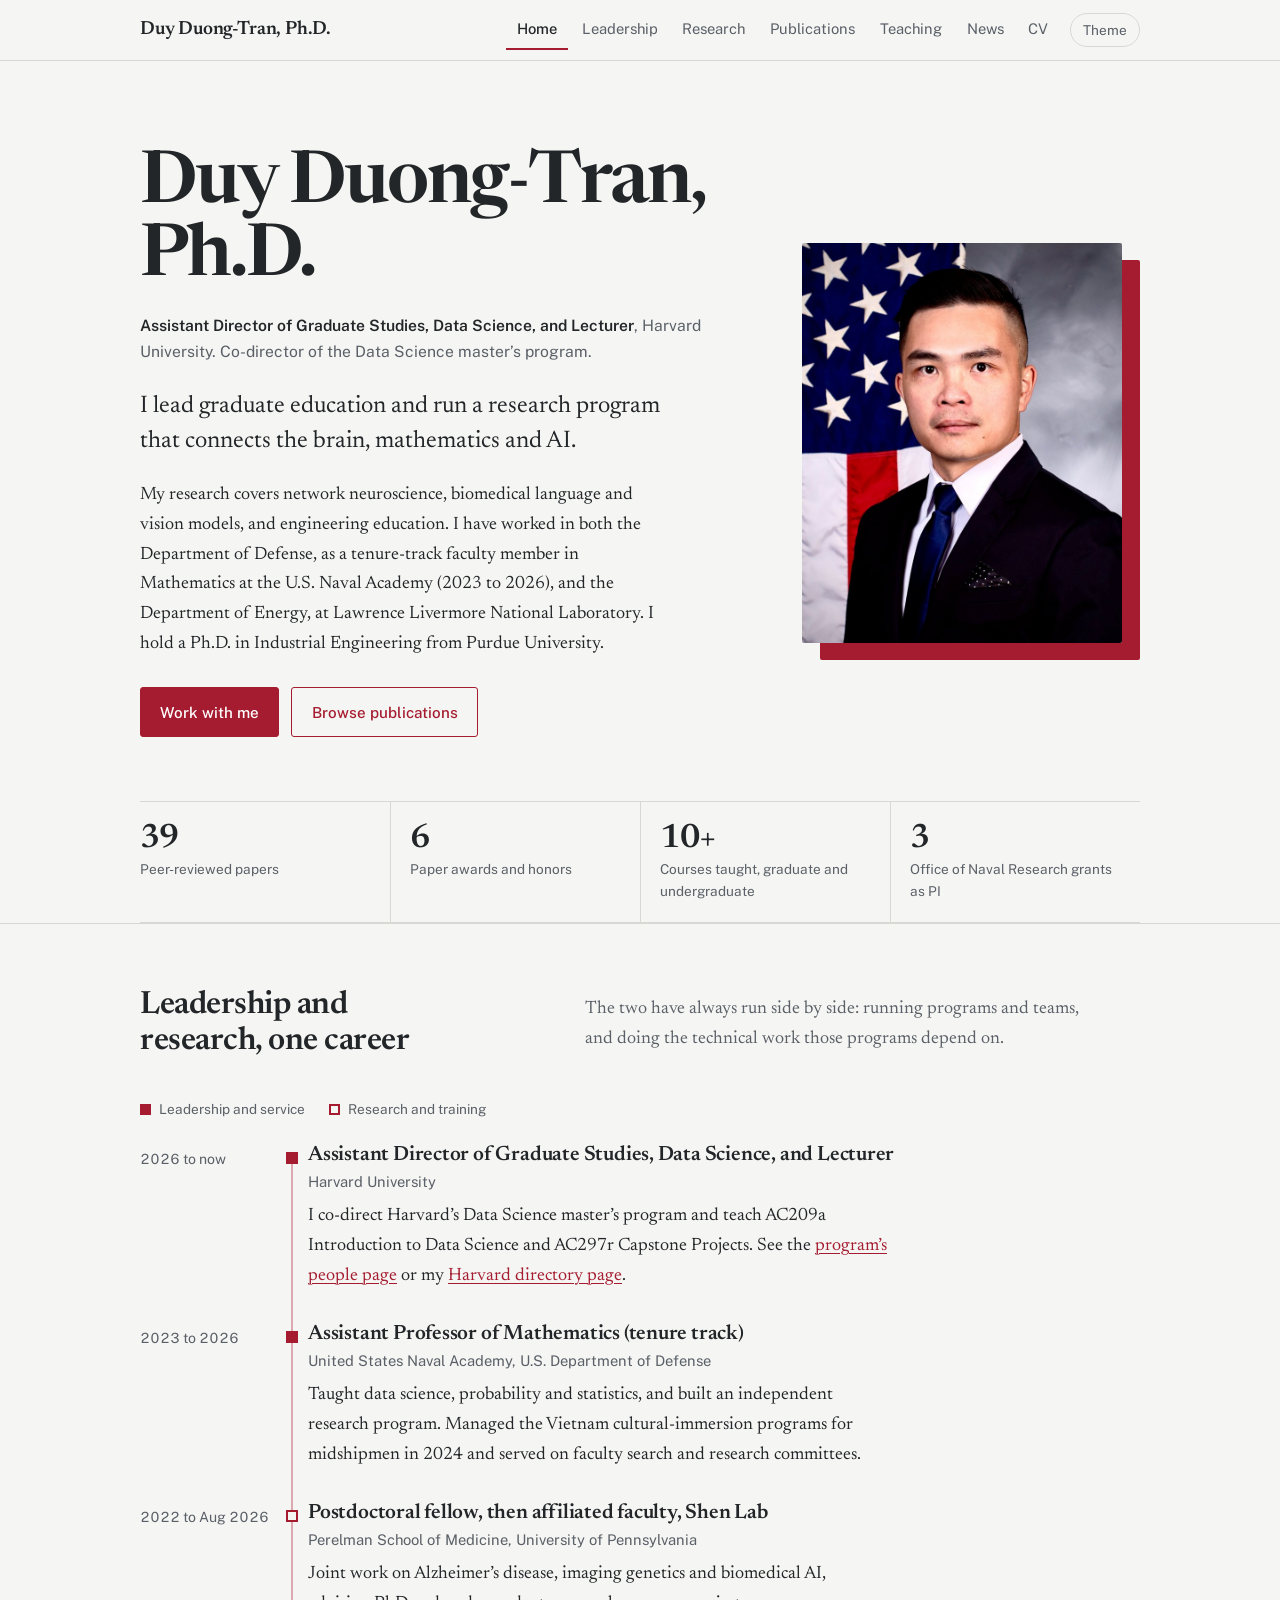
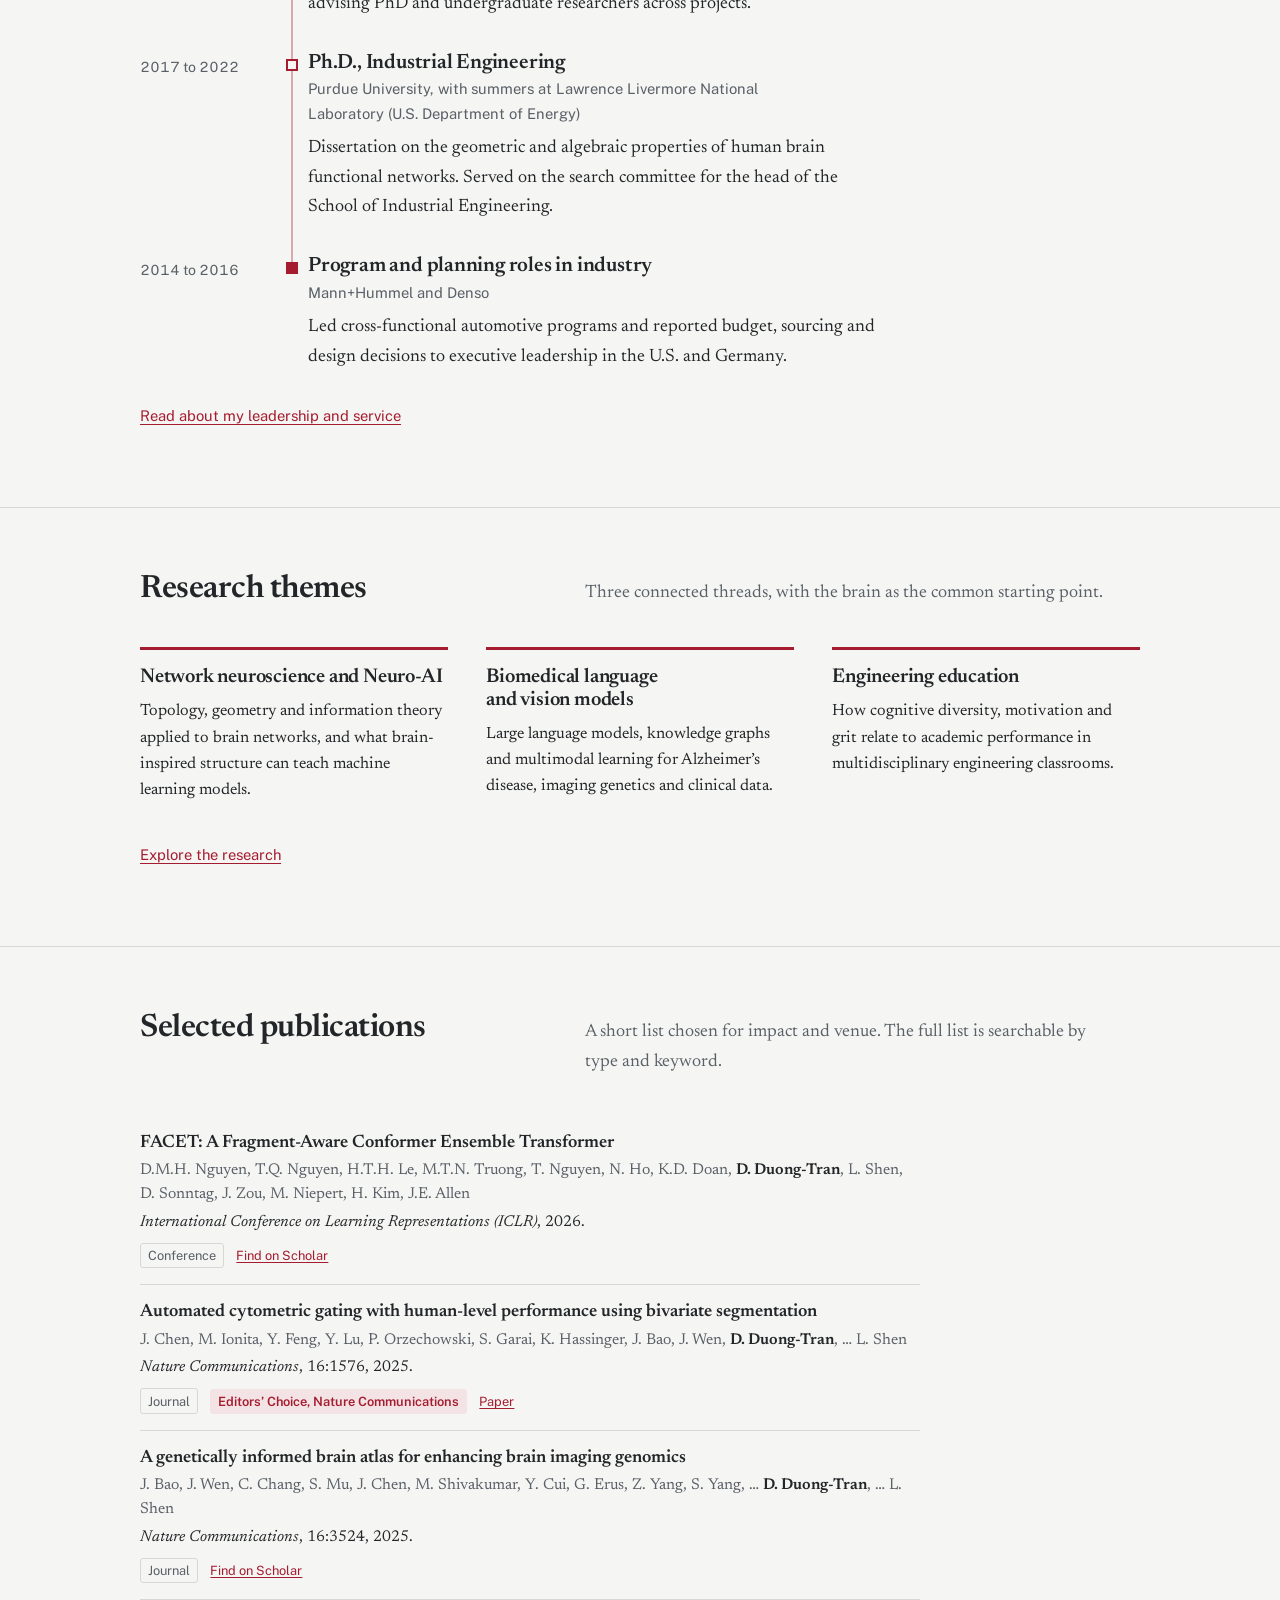
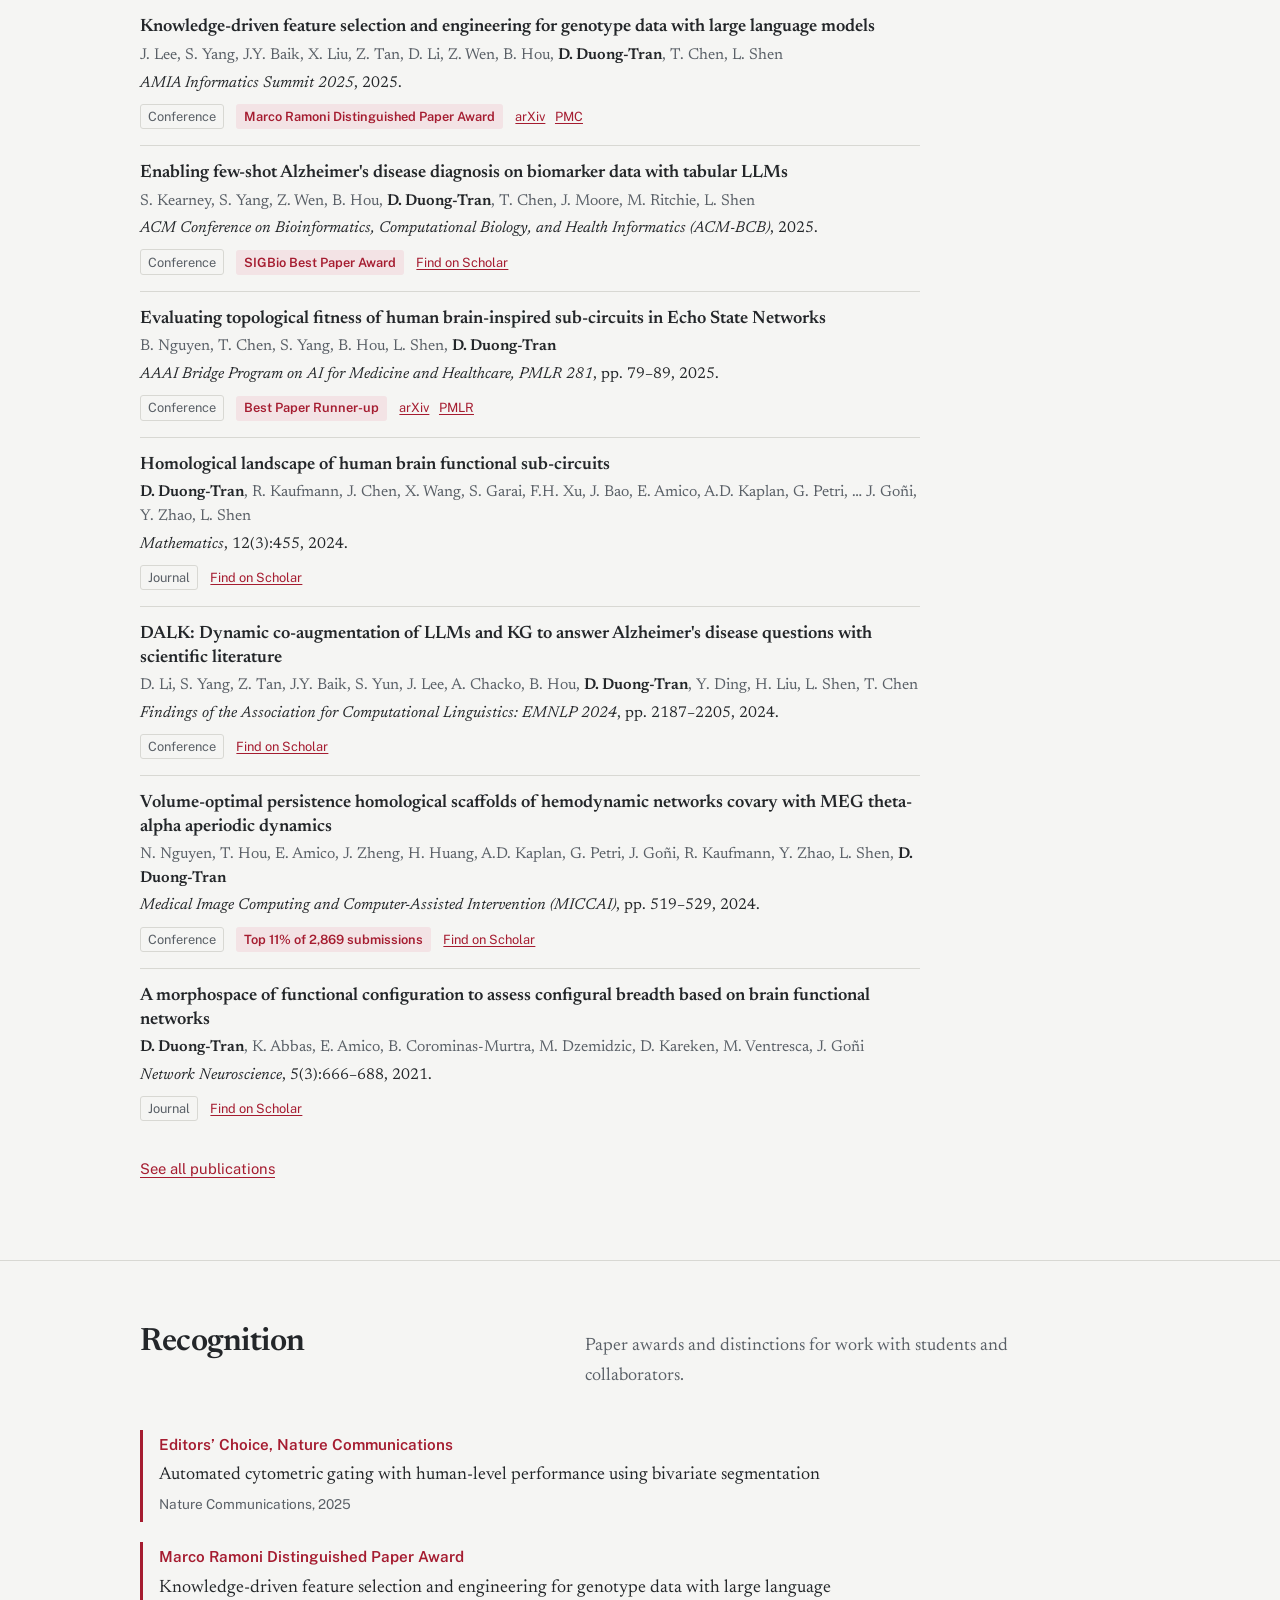
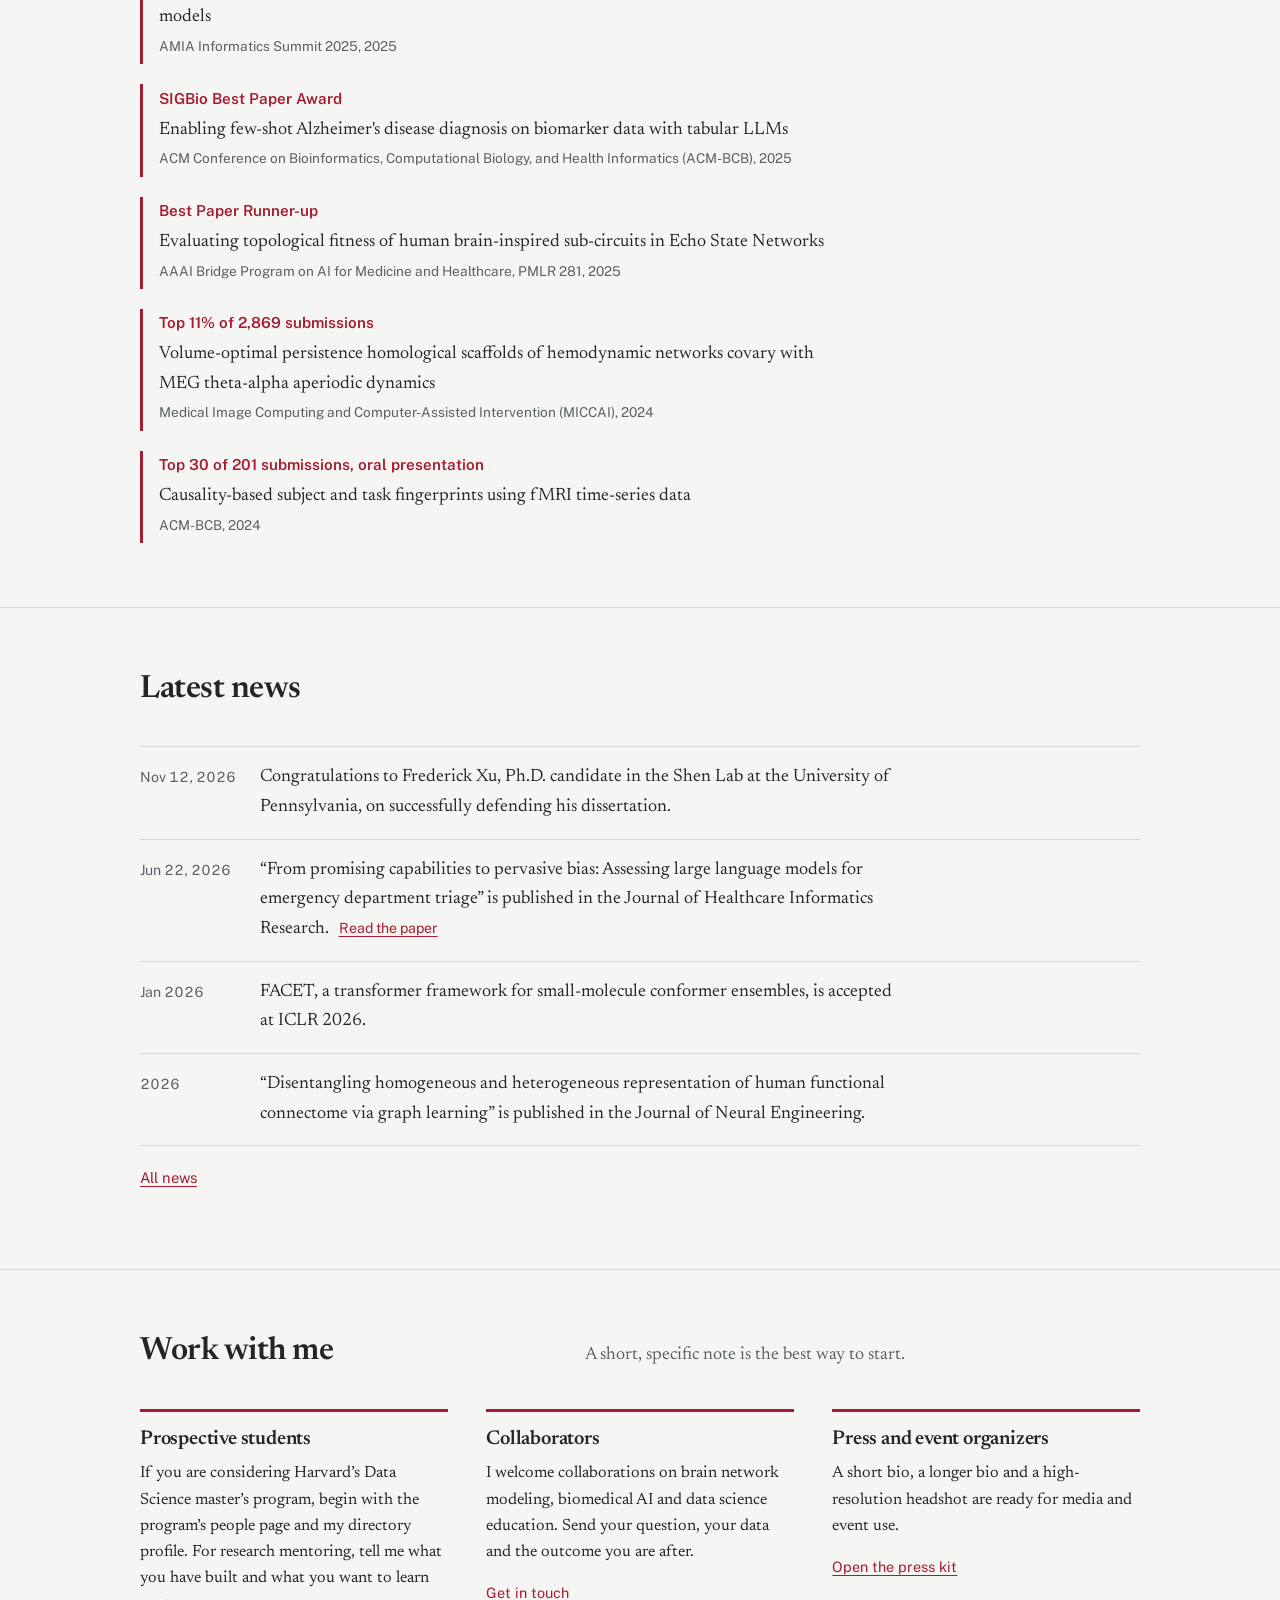
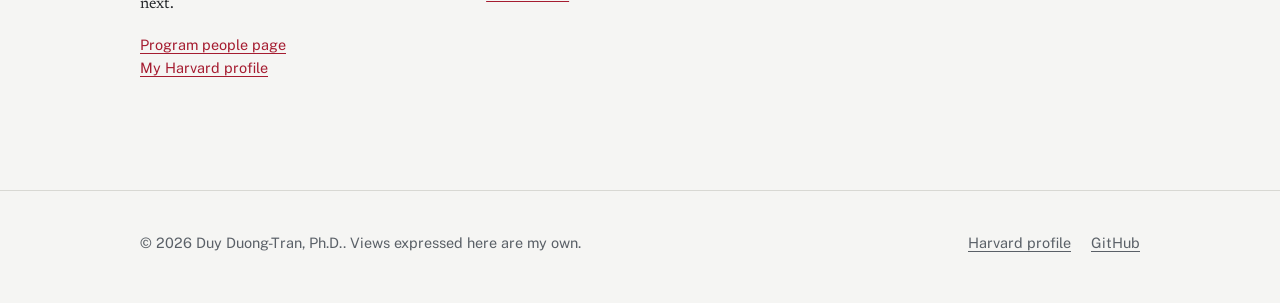
<file: index.html>
<!DOCTYPE html>
<html lang="en">
<head>
<meta charset="utf-8">
<meta name="viewport" content="width=device-width, initial-scale=1">
<title>Duy Duong-Tran, Ph.D. | Graduate education, network neuroscience, biomedical AI</title>
<meta name="description" content="Duy Duong-Tran is Assistant Director of Graduate Studies in Data Science and a lecturer at Harvard. His research spans network neuroscience, biomedical AI and engineering education.">
<meta property="og:title" content="Duy Duong-Tran, Ph.D. | Graduate education, network neuroscience, biomedical AI">
<meta property="og:description" content="Duy Duong-Tran is Assistant Director of Graduate Studies in Data Science and a lecturer at Harvard. His research spans network neuroscience, biomedical AI and engineering education.">
<meta property="og:type" content="website">
<meta property="og:image" content="assets/img/headshot.jpg">
<link rel="icon" href="assets/img/favicon.svg" type="image/svg+xml">
<script>try{var t=localStorage.getItem("theme");if(t)document.documentElement.dataset.theme=t}catch(e){}</script>
<link rel="preconnect" href="https://fonts.googleapis.com">
<link rel="preconnect" href="https://fonts.gstatic.com" crossorigin>
<link href="https://fonts.googleapis.com/css2?family=Newsreader:ital,opsz,wght@0,6..72,400;0,6..72,500;0,6..72,600;1,6..72,400&family=Public+Sans:wght@400;500;600&display=swap" rel="stylesheet">
<link rel="stylesheet" href="assets/css/style.css">
</head>
<body>
<a class="skip" href="#main">Skip to content</a>
<header id="site-header"></header>
<main id="main">

<section class="hero">
  <div class="wrap">
    <div>
      <h1><span class="nb">Duy Duong&#8209;Tran,</span> <span class="nb">Ph.D.</span></h1>
      <p class="role"><strong>Assistant Director of Graduate Studies, Data Science, and Lecturer</strong>, Harvard University. Co-director of the Data Science master&rsquo;s program.</p>
      <p class="statement">I lead graduate education and run a research program that connects the brain, mathematics and AI.</p>
      <p class="bio">My research covers network neuroscience, biomedical language and vision models, and engineering education. I have worked in both the Department of Defense, as a tenure-track faculty member in Mathematics at the U.S. Naval Academy (2023 to 2026), and the Department of Energy, at Lawrence Livermore National Laboratory. I hold a Ph.D. in Industrial Engineering from Purdue University.</p>
      <div class="cta-row">
        <a class="btn" href="#work">Work with me</a>
        <a class="btn is-ghost" href="publications.html">Browse publications</a>
      </div>
    </div>
    <div class="portrait">
      <img src="assets/img/headshot.jpg" width="720" height="900" alt="Portrait of Duy Duong-Tran">
    </div>
  </div>
</section>

<div class="wrap">
  <dl class="facts" aria-label="At a glance">
    <div><dt>Peer-reviewed papers</dt><dd data-stat="peer">0</dd></div>
    <div><dt>Paper awards and honors</dt><dd data-stat="awards">0</dd></div>
    <div><dt>Courses taught, graduate and undergraduate</dt><dd>10+</dd></div>
    <div><dt>Office of Naval Research grants as PI</dt><dd>3</dd></div>
  </dl>
</div>

<section class="section" id="path">
  <div class="wrap">
    <div class="section-head">
      <h2>Leadership and research, one career</h2>
      <p>The two have always run side by side: running programs and teams, and doing the technical work those programs depend on.</p>
    </div>
    <ul class="ledger-key" aria-label="Key">
      <li><span class="dot" aria-hidden="true"></span> Leadership and service</li>
      <li><span class="dot is-research" aria-hidden="true"></span> Research and training</li>
    </ul>
    <ol class="ledger">
      <li>
        <span class="when">2026 to now</span>
        <div class="what">
          <h3>Assistant Director of Graduate Studies, Data Science, and Lecturer</h3>
          <p class="where">Harvard University</p>
          <p>I co-direct Harvard&rsquo;s Data Science master&rsquo;s program and teach AC209a Introduction to Data Science and AC297r Capstone Projects. See the <a data-link="harvardPeople" href="#">program&rsquo;s people page</a> or my <a data-link="harvard" href="#">Harvard directory page</a>.</p>
        </div>
      </li>
      <li>
        <span class="when">2023 to 2026</span>
        <div class="what">
          <h3>Assistant Professor of Mathematics (tenure track)</h3>
          <p class="where">United States Naval Academy, U.S. Department of Defense</p>
          <p>Taught data science, probability and statistics, and built an independent research program. Managed the Vietnam cultural-immersion programs for midshipmen in 2024 and served on faculty search and research committees.</p>
        </div>
      </li>
      <li class="is-research">
        <span class="when">2022 to Aug 2026</span>
        <div class="what">
          <h3>Postdoctoral fellow, then affiliated faculty, Shen Lab</h3>
          <p class="where">Perelman School of Medicine, University of Pennsylvania</p>
          <p>Joint work on Alzheimer&rsquo;s disease, imaging genetics and biomedical AI, advising PhD and undergraduate researchers across projects.</p>
        </div>
      </li>
      <li class="is-research">
        <span class="when">2017 to 2022</span>
        <div class="what">
          <h3>Ph.D., Industrial Engineering</h3>
          <p class="where">Purdue University, with summers at Lawrence Livermore National Laboratory (U.S. Department of Energy)</p>
          <p>Dissertation on the geometric and algebraic properties of human brain functional networks. Served on the search committee for the head of the School of Industrial Engineering.</p>
        </div>
      </li>
      <li>
        <span class="when">2014 to 2016</span>
        <div class="what">
          <h3>Program and planning roles in industry</h3>
          <p class="where">Mann+Hummel and Denso</p>
          <p>Led cross-functional automotive programs and reported budget, sourcing and design decisions to executive leadership in the U.S. and Germany.</p>
        </div>
      </li>
    </ol>
    <p class="sans" style="font-size:.92rem"><a href="leadership.html">Read about my leadership and service</a></p>
  </div>
</section>

<section class="section">
  <div class="wrap">
    <div class="section-head">
      <h2>Research themes</h2>
      <p>Three connected threads, with the brain as the common starting point.</p>
    </div>
    <div class="cols">
      <article>
        <h3>Network neuroscience and Neuro-AI</h3>
        <p>Topology, geometry and information theory applied to brain networks, and what brain-inspired structure can teach machine learning models.</p>
      </article>
      <article>
        <h3>Biomedical language and vision models</h3>
        <p>Large language models, knowledge graphs and multimodal learning for Alzheimer&rsquo;s disease, imaging genetics and clinical data.</p>
      </article>
      <article>
        <h3>Engineering education</h3>
        <p>How cognitive diversity, motivation and grit relate to academic performance in multidisciplinary engineering classrooms.</p>
      </article>
    </div>
    <p class="sans" style="font-size:.92rem;margin-top:1.5rem"><a href="research.html">Explore the research</a></p>
  </div>
</section>

<section class="section">
  <div class="wrap">
    <div class="section-head">
      <h2>Selected publications</h2>
      <p>A short list chosen for impact and venue. The full list is searchable by type and keyword.</p>
    </div>
    <ol class="pub-list" data-featured></ol>
    <p class="sans" style="font-size:.92rem;margin-top:1.25rem"><a href="publications.html">See all publications</a></p>
  </div>
</section>

<section class="section">
  <div class="wrap">
    <div class="section-head">
      <h2>Recognition</h2>
      <p>Paper awards and distinctions for work with students and collaborators.</p>
    </div>
    <ul class="honors" data-awards></ul>
  </div>
</section>

<section class="section">
  <div class="wrap">
    <div class="section-head">
      <h2>Latest news</h2>
      <p></p>
    </div>
    <ul class="news" data-news data-limit="4"></ul>
    <p class="sans" style="font-size:.92rem;margin-top:1.25rem"><a href="news.html">All news</a></p>
  </div>
</section>

<section class="section" id="work">
  <div class="wrap">
    <div class="section-head">
      <h2>Work with me</h2>
      <p>A short, specific note is the best way to start.</p>
    </div>
    <div class="cols">
      <article>
        <h3>Prospective students</h3>
        <p>If you are considering Harvard&rsquo;s Data Science master&rsquo;s program, begin with the program&rsquo;s people page and my directory profile. For research mentoring, tell me what you have built and what you want to learn next.</p>
        <p class="more"><a data-link="harvardPeople" href="#">Program people page</a><br><a data-link="harvard" href="#">My Harvard profile</a></p>
      </article>
      <article>
        <h3>Collaborators</h3>
        <p>I welcome collaborations on brain network modeling, biomedical AI and data science education. Send your question, your data and the outcome you are after.</p>
        <p class="more"><a data-contact href="#">Get in touch</a></p>
      </article>
      <article>
        <h3>Press and event organizers</h3>
        <p>A short bio, a longer bio and a high-resolution headshot are ready for media and event use.</p>
        <p class="more"><a href="cv.html#press">Open the press kit</a></p>
      </article>
    </div>
  </div>
</section>
</main>
<footer id="site-footer"></footer>
<script src="data/site.js"></script>
<script src="data/news.js"></script>
<script src="data/publications.js"></script>
<script src="assets/js/site.js"></script>
</body>
</html>
</file>
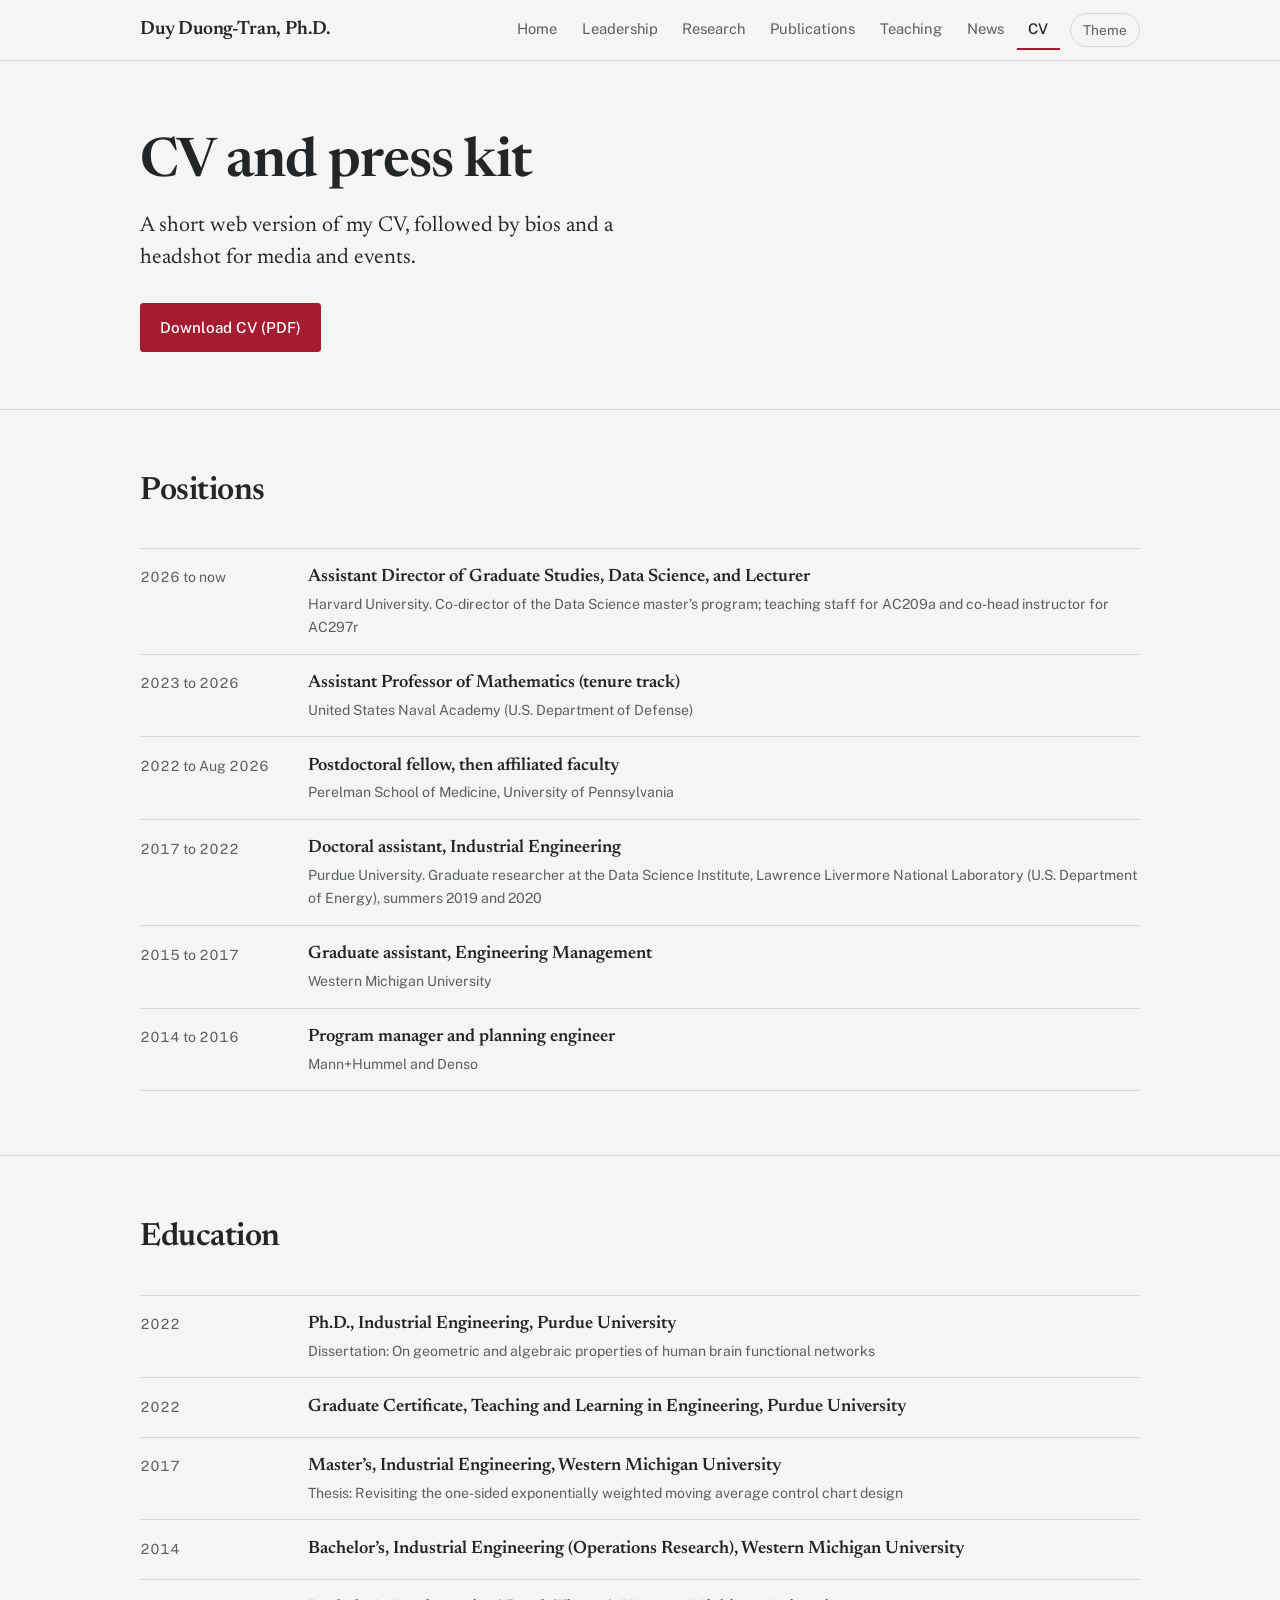
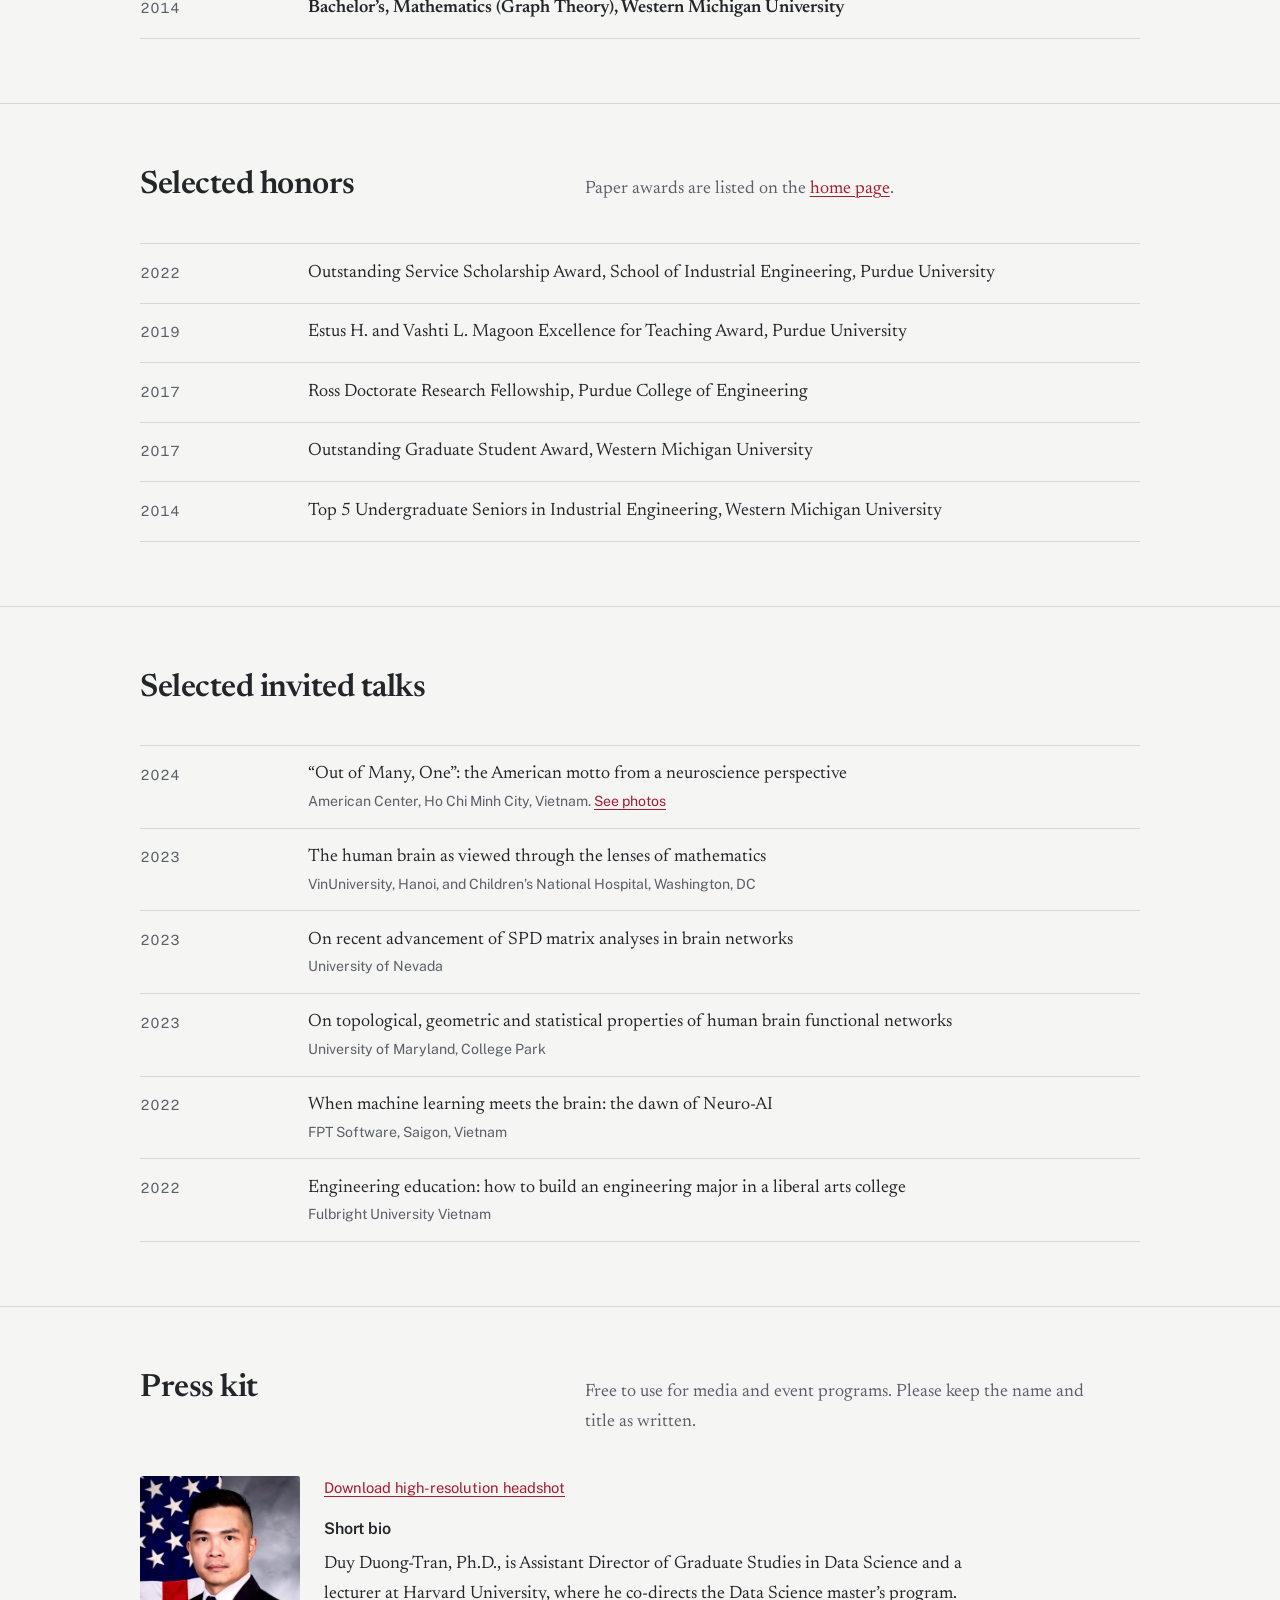
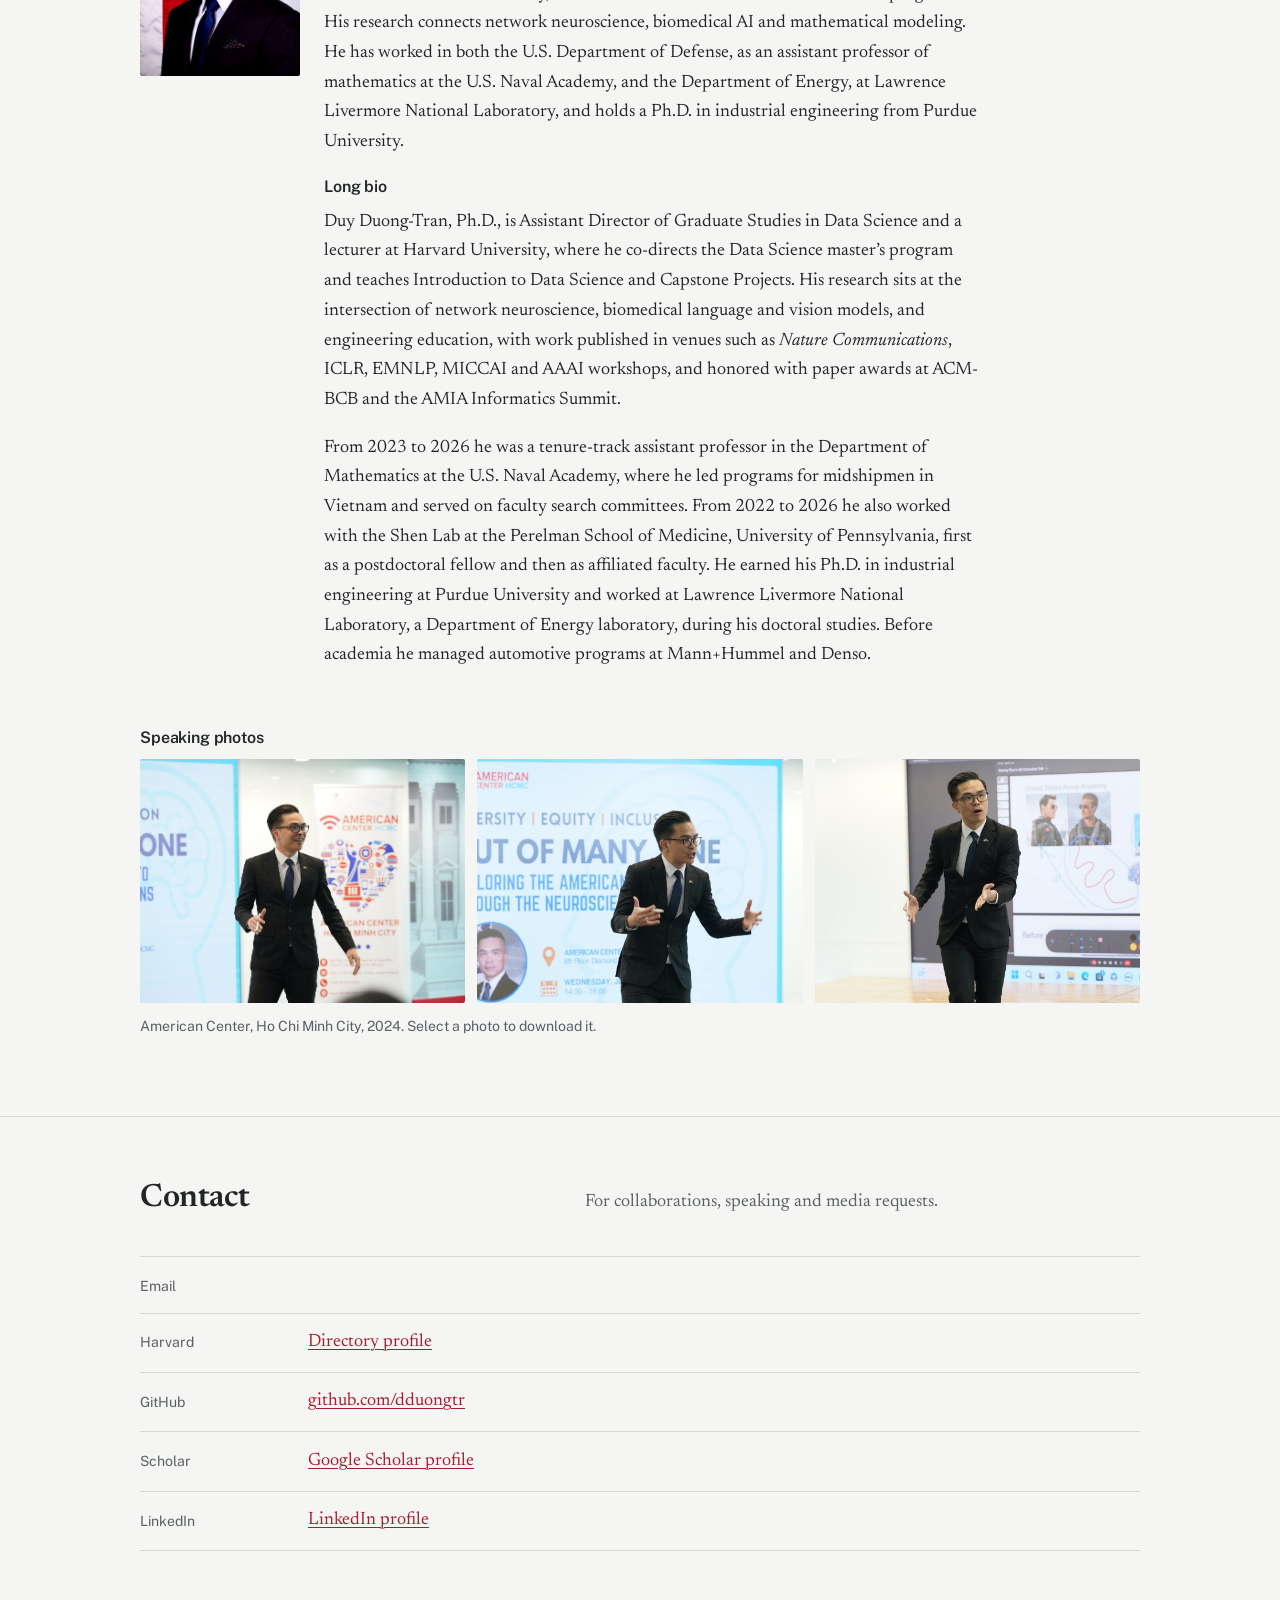
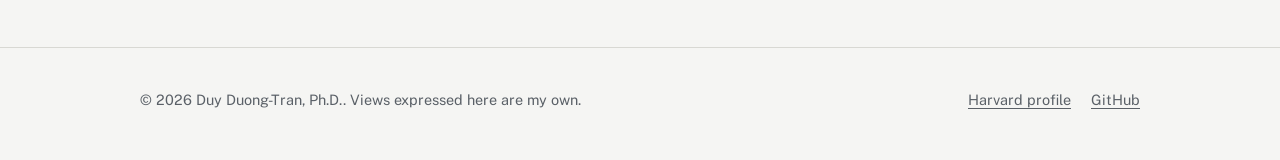
<file: cv.html>
<!DOCTYPE html>
<html lang="en">
<head>
<meta charset="utf-8">
<meta name="viewport" content="width=device-width, initial-scale=1">
<title>CV and press kit | Duy Duong-Tran, Ph.D.</title>
<meta name="description" content="Curriculum vitae summary, selected honors and talks, and a press kit with bios and headshot.">
<meta property="og:title" content="CV and press kit | Duy Duong-Tran, Ph.D.">
<meta property="og:description" content="Curriculum vitae summary, selected honors and talks, and a press kit with bios and headshot.">
<meta property="og:type" content="website">
<meta property="og:image" content="assets/img/headshot.jpg">
<link rel="icon" href="assets/img/favicon.svg" type="image/svg+xml">
<script>try{var t=localStorage.getItem("theme");if(t)document.documentElement.dataset.theme=t}catch(e){}</script>
<link rel="preconnect" href="https://fonts.googleapis.com">
<link rel="preconnect" href="https://fonts.gstatic.com" crossorigin>
<link href="https://fonts.googleapis.com/css2?family=Newsreader:ital,opsz,wght@0,6..72,400;0,6..72,500;0,6..72,600;1,6..72,400&family=Public+Sans:wght@400;500;600&display=swap" rel="stylesheet">
<link rel="stylesheet" href="assets/css/style.css">
</head>
<body>
<a class="skip" href="#main">Skip to content</a>
<header id="site-header"></header>
<main id="main">

<section class="page-head">
  <div class="wrap">
    <h1>CV and press kit</h1>
    <p class="lead">A short web version of my CV, followed by bios and a headshot for media and events.</p>
    <p class="cta-row" data-hide-if-empty><a class="btn" data-link="cvPdf" href="#" download>Download CV (PDF)</a></p>
  </div>
</section>

<section class="section">
  <div class="wrap">
    <div class="section-head"><h2>Positions</h2><p></p></div>
    <ul class="plain rows">
      <li><span class="k">2026 to now</span><span class="v"><strong>Assistant Director of Graduate Studies, Data Science, and Lecturer</strong><span class="sub">Harvard University. Co-director of the Data Science master&rsquo;s program; teaching staff for AC209a and co-head instructor for AC297r</span></span></li>
      <li><span class="k">2023 to 2026</span><span class="v"><strong>Assistant Professor of Mathematics (tenure track)</strong><span class="sub">United States Naval Academy (U.S. Department of Defense)</span></span></li>
      <li><span class="k">2022 to Aug 2026</span><span class="v"><strong>Postdoctoral fellow, then affiliated faculty</strong><span class="sub">Perelman School of Medicine, University of Pennsylvania</span></span></li>
      <li><span class="k">2017 to 2022</span><span class="v"><strong>Doctoral assistant, Industrial Engineering</strong><span class="sub">Purdue University. Graduate researcher at the Data Science Institute, Lawrence Livermore National Laboratory (U.S. Department of Energy), summers 2019 and 2020</span></span></li>
      <li><span class="k">2015 to 2017</span><span class="v"><strong>Graduate assistant, Engineering Management</strong><span class="sub">Western Michigan University</span></span></li>
      <li><span class="k">2014 to 2016</span><span class="v"><strong>Program manager and planning engineer</strong><span class="sub">Mann+Hummel and Denso</span></span></li>
    </ul>
  </div>
</section>

<section class="section">
  <div class="wrap">
    <div class="section-head"><h2>Education</h2><p></p></div>
    <ul class="plain rows">
      <li><span class="k">2022</span><span class="v"><strong>Ph.D., Industrial Engineering, Purdue University</strong><span class="sub">Dissertation: On geometric and algebraic properties of human brain functional networks</span></span></li>
      <li><span class="k">2022</span><span class="v"><strong>Graduate Certificate, Teaching and Learning in Engineering, Purdue University</strong></span></li>
      <li><span class="k">2017</span><span class="v"><strong>Master&rsquo;s, Industrial Engineering, Western Michigan University</strong><span class="sub">Thesis: Revisiting the one-sided exponentially weighted moving average control chart design</span></span></li>
      <li><span class="k">2014</span><span class="v"><strong>Bachelor&rsquo;s, Industrial Engineering (Operations Research), Western Michigan University</strong></span></li>
      <li><span class="k">2014</span><span class="v"><strong>Bachelor&rsquo;s, Mathematics (Graph Theory), Western Michigan University</strong></span></li>
    </ul>
  </div>
</section>

<section class="section">
  <div class="wrap">
    <div class="section-head"><h2>Selected honors</h2><p>Paper awards are listed on the <a href="index.html#path">home page</a>.</p></div>
    <ul class="plain rows">
      <li><span class="k">2022</span><span class="v">Outstanding Service Scholarship Award, School of Industrial Engineering, Purdue University</span></li>
      <li><span class="k">2019</span><span class="v">Estus H. and Vashti L. Magoon Excellence for Teaching Award, Purdue University</span></li>
      <li><span class="k">2017</span><span class="v">Ross Doctorate Research Fellowship, Purdue College of Engineering</span></li>
      <li><span class="k">2017</span><span class="v">Outstanding Graduate Student Award, Western Michigan University</span></li>
      <li><span class="k">2014</span><span class="v">Top 5 Undergraduate Seniors in Industrial Engineering, Western Michigan University</span></li>
    </ul>
  </div>
</section>

<section class="section">
  <div class="wrap">
    <div class="section-head"><h2>Selected invited talks</h2><p></p></div>
    <ul class="plain rows">
      <li><span class="k">2024</span><span class="v">&ldquo;Out of Many, One&rdquo;: the American motto from a neuroscience perspective<span class="sub">American Center, Ho Chi Minh City, Vietnam. <a href="leadership.html#engagement">See photos</a></span></span></li>
      <li><span class="k">2023</span><span class="v">The human brain as viewed through the lenses of mathematics<span class="sub">VinUniversity, Hanoi, and Children&rsquo;s National Hospital, Washington, DC</span></span></li>
      <li><span class="k">2023</span><span class="v">On recent advancement of SPD matrix analyses in brain networks<span class="sub">University of Nevada</span></span></li>
      <li><span class="k">2023</span><span class="v">On topological, geometric and statistical properties of human brain functional networks<span class="sub">University of Maryland, College Park</span></span></li>
      <li><span class="k">2022</span><span class="v">When machine learning meets the brain: the dawn of Neuro-AI<span class="sub">FPT Software, Saigon, Vietnam</span></span></li>
      <li><span class="k">2022</span><span class="v">Engineering education: how to build an engineering major in a liberal arts college<span class="sub">Fulbright University Vietnam</span></span></li>
    </ul>
  </div>
</section>

<section class="section" id="press">
  <div class="wrap">
    <div class="section-head"><h2>Press kit</h2><p>Free to use for media and event programs. Please keep the name and title as written.</p></div>
    <div class="kit">
      <img src="assets/img/headshot.jpg" width="160" height="200" alt="Headshot of Duy Duong-Tran">
      <div>
        <p class="sans" style="font-size:.92rem"><a href="assets/img/headshot-press.jpg" download>Download high-resolution headshot</a></p>
        <h3 class="subhead" style="margin-top:1.25rem">Short bio</h3>
        <p class="prose">Duy Duong-Tran, Ph.D., is Assistant Director of Graduate Studies in Data Science and a lecturer at Harvard University, where he co-directs the Data Science master&rsquo;s program. His research connects network neuroscience, biomedical AI and mathematical modeling. He has worked in both the U.S. Department of Defense, as an assistant professor of mathematics at the U.S. Naval Academy, and the Department of Energy, at Lawrence Livermore National Laboratory, and holds a Ph.D. in industrial engineering from Purdue University.</p>
        <h3 class="subhead" style="margin-top:1.25rem">Long bio</h3>
        <p class="prose">Duy Duong-Tran, Ph.D., is Assistant Director of Graduate Studies in Data Science and a lecturer at Harvard University, where he co-directs the Data Science master&rsquo;s program and teaches Introduction to Data Science and Capstone Projects. His research sits at the intersection of network neuroscience, biomedical language and vision models, and engineering education, with work published in venues such as <em>Nature Communications</em>, ICLR, EMNLP, MICCAI and AAAI workshops, and honored with paper awards at ACM-BCB and the AMIA Informatics Summit.</p>
        <p class="prose">From 2023 to 2026 he was a tenure-track assistant professor in the Department of Mathematics at the U.S. Naval Academy, where he led programs for midshipmen in Vietnam and served on faculty search committees. From 2022 to 2026 he also worked with the Shen Lab at the Perelman School of Medicine, University of Pennsylvania, first as a postdoctoral fellow and then as affiliated faculty. He earned his Ph.D. in industrial engineering at Purdue University and worked at Lawrence Livermore National Laboratory, a Department of Energy laboratory, during his doctoral studies. Before academia he managed automotive programs at Mann+Hummel and Denso.</p>
      </div>
    </div>
    <h3 class="subhead" style="margin-top:2.5rem">Speaking photos</h3>
    <!-- TODO (Duy): add the photographer or organizer credit line you want media to use. -->
    <div class="strip">
      <a href="assets/img/events/saigon-talk-banner.jpg" download><img src="assets/img/events/saigon-talk-banner.jpg" width="1600" height="1066" loading="lazy" alt="Duy Duong-Tran speaking at the American Center, Ho Chi Minh City"></a>
      <a href="assets/img/events/saigon-talk-stage.jpg" download><img src="assets/img/events/saigon-talk-stage.jpg" width="1000" height="1500" loading="lazy" alt="Duy Duong-Tran on stage in front of the talk title slide"></a>
      <a href="assets/img/events/saigon-talk-slides.jpg" download><img src="assets/img/events/saigon-talk-slides.jpg" width="1600" height="854" loading="lazy" alt="Duy Duong-Tran presenting beside a screen of slides"></a>
    </div>
    <p class="sans muted" style="font-size:.88rem;margin-top:.75rem">American Center, Ho Chi Minh City, 2024. Select a photo to download it.</p>
  </div>
</section>

<section class="section" id="contact">
  <div class="wrap">
    <div class="section-head"><h2>Contact</h2><p>For collaborations, speaking and media requests.</p></div>
    <ul class="plain rows">
      <li data-hide-if-empty><span class="k">Email</span><span class="v"><a data-email-text href="#"></a></span></li>
      <li data-hide-if-empty><span class="k">Harvard</span><span class="v"><a data-link="harvard" href="#">Directory profile</a></span></li>
      <li data-hide-if-empty><span class="k">GitHub</span><span class="v"><a data-link="github" href="#">github.com/dduongtr</a></span></li>
      <li data-hide-if-empty><span class="k">Scholar</span><span class="v"><a data-link="scholar" href="#">Google Scholar profile</a></span></li>
      <li data-hide-if-empty><span class="k">LinkedIn</span><span class="v"><a data-link="linkedin" href="#">LinkedIn profile</a></span></li>
    </ul>
  </div>
</section>
</main>
<footer id="site-footer"></footer>
<script src="data/site.js"></script>
<script src="data/news.js"></script>
<script src="data/publications.js"></script>
<script src="assets/js/site.js"></script>
</body>
</html>
</file>
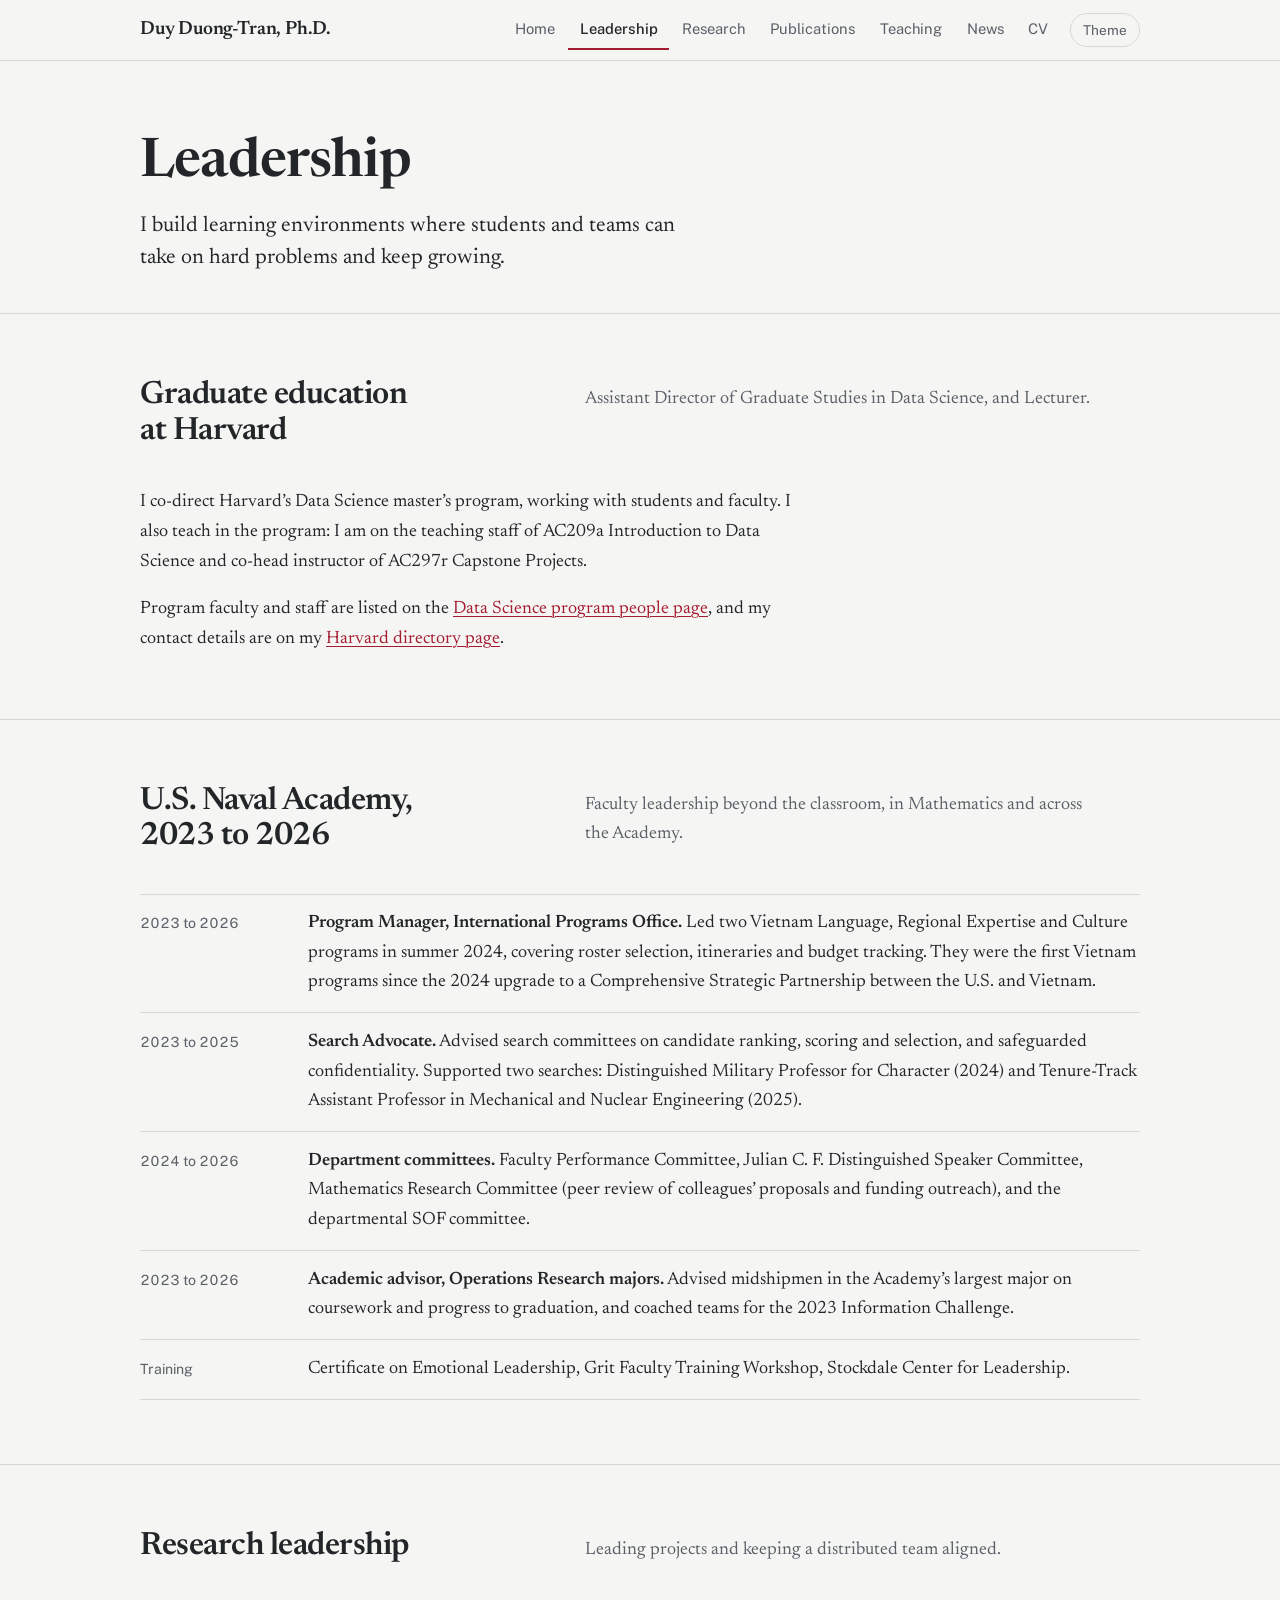
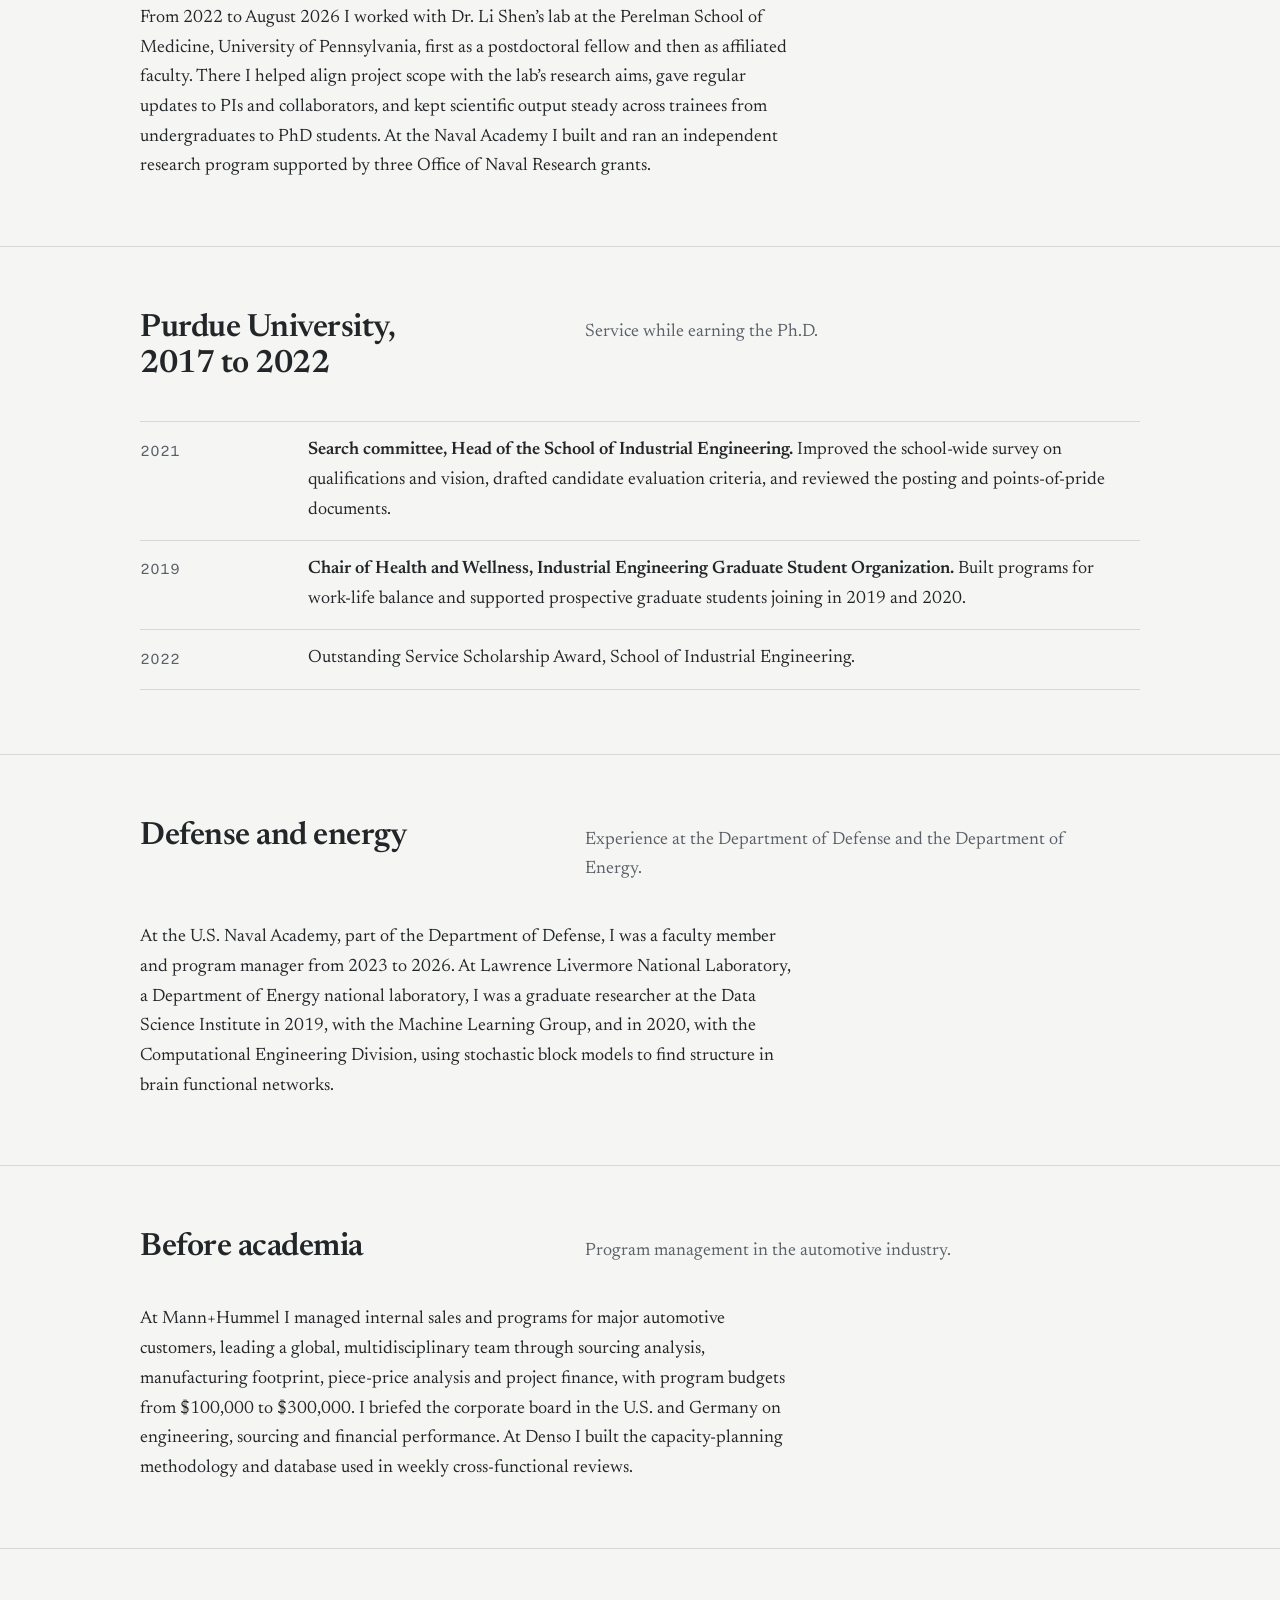
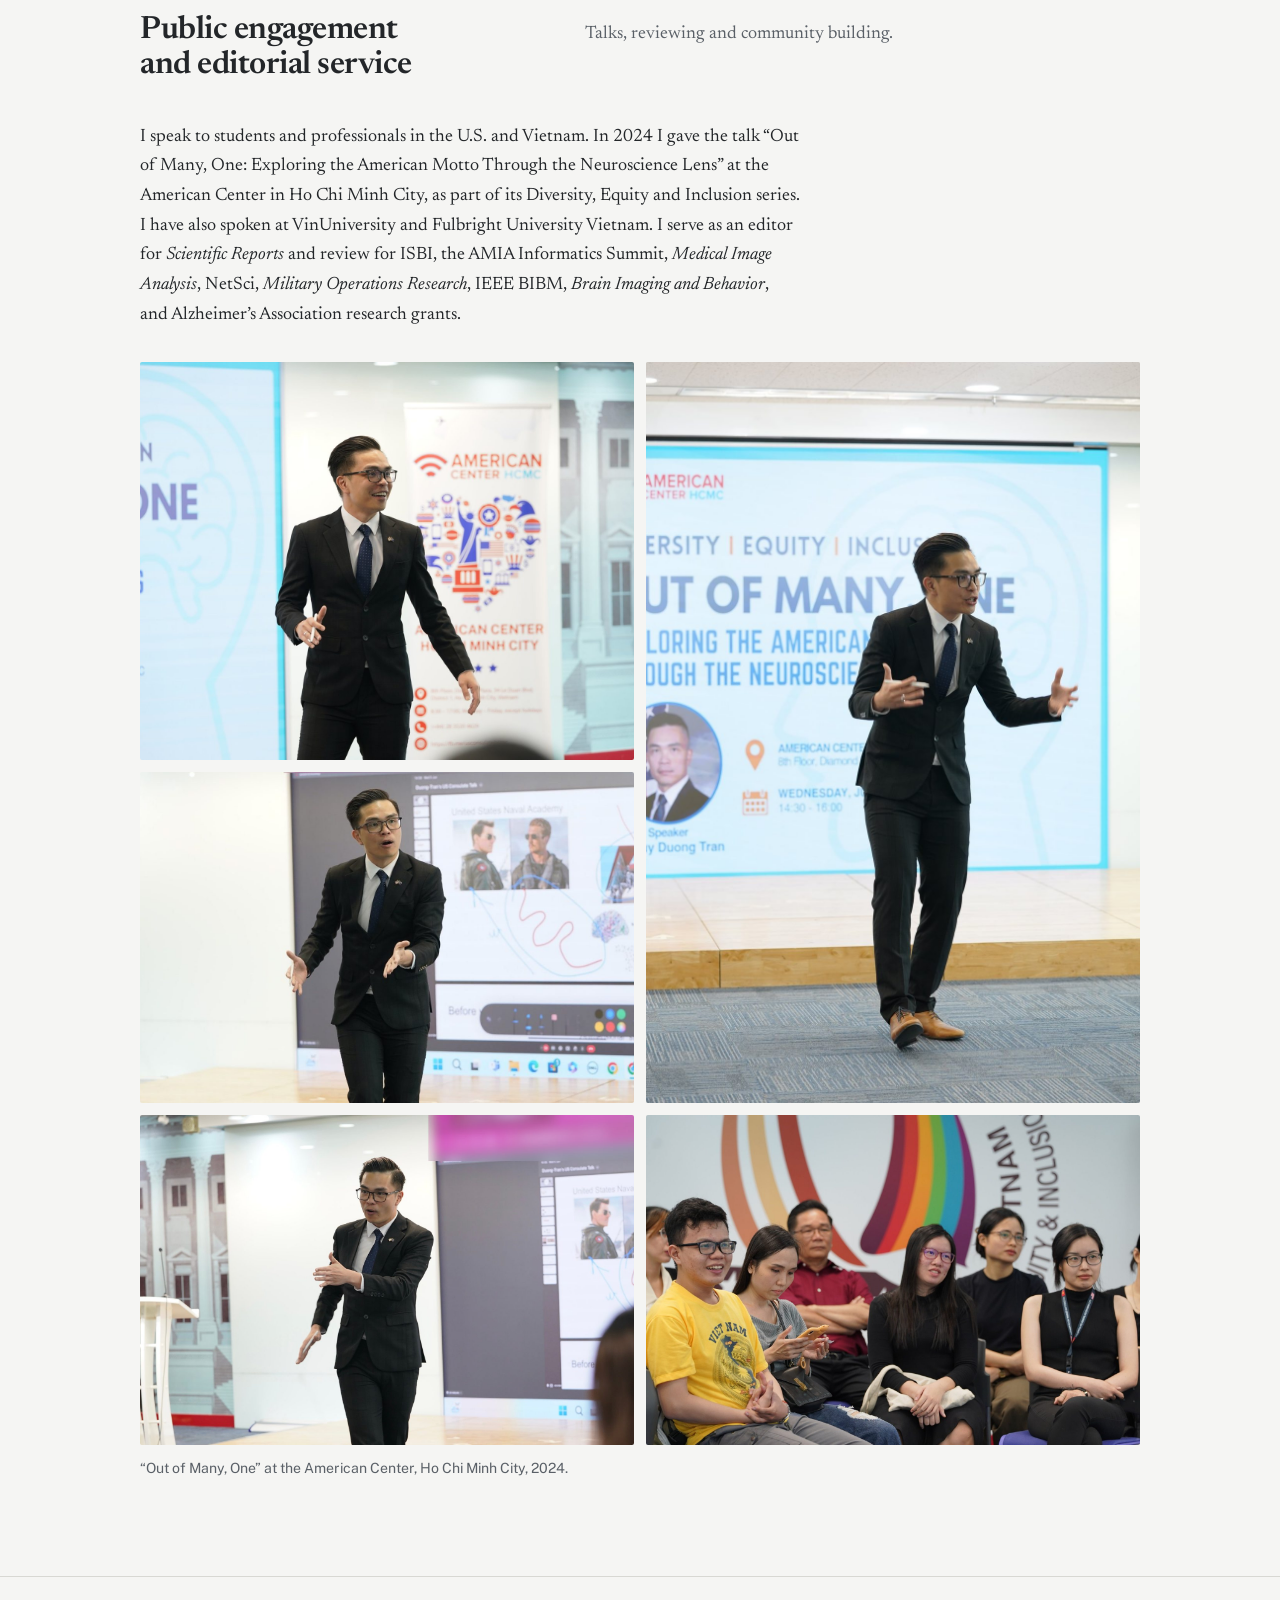
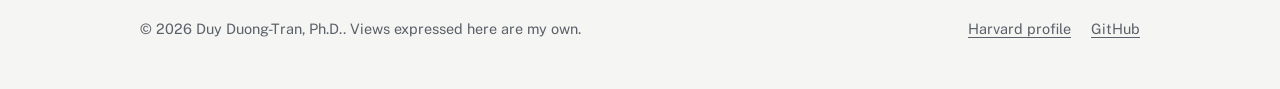
<file: leadership.html>
<!DOCTYPE html>
<html lang="en">
<head>
<meta charset="utf-8">
<meta name="viewport" content="width=device-width, initial-scale=1">
<title>Leadership | Duy Duong-Tran, Ph.D.</title>
<meta name="description" content="Leadership and service: graduate education at Harvard, programs and search committees at the U.S. Naval Academy, and program management in industry.">
<meta property="og:title" content="Leadership | Duy Duong-Tran, Ph.D.">
<meta property="og:description" content="Leadership and service: graduate education at Harvard, programs and search committees at the U.S. Naval Academy, and program management in industry.">
<meta property="og:type" content="website">
<meta property="og:image" content="assets/img/headshot.jpg">
<link rel="icon" href="assets/img/favicon.svg" type="image/svg+xml">
<script>try{var t=localStorage.getItem("theme");if(t)document.documentElement.dataset.theme=t}catch(e){}</script>
<link rel="preconnect" href="https://fonts.googleapis.com">
<link rel="preconnect" href="https://fonts.gstatic.com" crossorigin>
<link href="https://fonts.googleapis.com/css2?family=Newsreader:ital,opsz,wght@0,6..72,400;0,6..72,500;0,6..72,600;1,6..72,400&family=Public+Sans:wght@400;500;600&display=swap" rel="stylesheet">
<link rel="stylesheet" href="assets/css/style.css">
</head>
<body>
<a class="skip" href="#main">Skip to content</a>
<header id="site-header"></header>
<main id="main">

<section class="page-head">
  <div class="wrap">
    <h1>Leadership</h1>
    <p class="lead">I build learning environments where students and teams can take on hard problems and keep growing.</p>
  </div>
</section>

<section class="section">
  <div class="wrap">
    <div class="section-head"><h2>Graduate education at Harvard</h2>
      <p>Assistant Director of Graduate Studies in Data Science, and Lecturer.</p></div>
    <div class="prose">
      <!-- TODO (Duy): optionally add a sentence or two on initiatives you lead in the program. -->
      <p>I co-direct Harvard&rsquo;s Data Science master&rsquo;s program, working with students and faculty. I also teach in the program: I am on the teaching staff of AC209a Introduction to Data Science and co-head instructor of AC297r Capstone Projects.</p>
      <p>Program faculty and staff are listed on the <a data-link="harvardPeople" href="#">Data Science program people page</a>, and my contact details are on my <a data-link="harvard" href="#">Harvard directory page</a>.</p>
    </div>
  </div>
</section>

<section class="section">
  <div class="wrap">
    <div class="section-head"><h2>U.S. Naval Academy, 2023 to 2026</h2>
      <p>Faculty leadership beyond the classroom, in Mathematics and across the Academy.</p></div>
    <ul class="plain rows">
      <li><span class="k">2023 to 2026</span><span class="v"><strong>Program Manager, International Programs Office.</strong> Led two Vietnam Language, Regional Expertise and Culture programs in summer 2024, covering roster selection, itineraries and budget tracking. They were the first Vietnam programs since the 2024 upgrade to a Comprehensive Strategic Partnership between the U.S. and Vietnam.</span></li>
      <li><span class="k">2023 to 2025</span><span class="v"><strong>Search Advocate.</strong> Advised search committees on candidate ranking, scoring and selection, and safeguarded confidentiality. Supported two searches: Distinguished Military Professor for Character (2024) and Tenure-Track Assistant Professor in Mechanical and Nuclear Engineering (2025).</span></li>
      <li><span class="k">2024 to 2026</span><span class="v"><strong>Department committees.</strong> Faculty Performance Committee, Julian C. F. Distinguished Speaker Committee, Mathematics Research Committee (peer review of colleagues&rsquo; proposals and funding outreach), and the departmental SOF committee.</span></li>
      <li><span class="k">2023 to 2026</span><span class="v"><strong>Academic advisor, Operations Research majors.</strong> Advised midshipmen in the Academy&rsquo;s largest major on coursework and progress to graduation, and coached teams for the 2023 Information Challenge.</span></li>
      <li><span class="k">Training</span><span class="v">Certificate on Emotional Leadership, Grit Faculty Training Workshop, Stockdale Center for Leadership.</span></li>
    </ul>
  </div>
</section>

<section class="section">
  <div class="wrap">
    <div class="section-head"><h2>Research leadership</h2>
      <p>Leading projects and keeping a distributed team aligned.</p></div>
    <div class="prose">
      <p>From 2022 to August 2026 I worked with Dr. Li Shen&rsquo;s lab at the Perelman School of Medicine, University of Pennsylvania, first as a postdoctoral fellow and then as affiliated faculty. There I helped align project scope with the lab&rsquo;s research aims, gave regular updates to PIs and collaborators, and kept scientific output steady across trainees from undergraduates to PhD students. At the Naval Academy I built and ran an independent research program supported by three Office of Naval Research grants.</p>
    </div>
  </div>
</section>

<section class="section">
  <div class="wrap">
    <div class="section-head"><h2>Purdue University, 2017 to 2022</h2>
      <p>Service while earning the Ph.D.</p></div>
    <ul class="plain rows">
      <li><span class="k">2021</span><span class="v"><strong>Search committee, Head of the School of Industrial Engineering.</strong> Improved the school-wide survey on qualifications and vision, drafted candidate evaluation criteria, and reviewed the posting and points-of-pride documents.</span></li>
      <li><span class="k">2019</span><span class="v"><strong>Chair of Health and Wellness, Industrial Engineering Graduate Student Organization.</strong> Built programs for work-life balance and supported prospective graduate students joining in 2019 and 2020.</span></li>
      <li><span class="k">2022</span><span class="v">Outstanding Service Scholarship Award, School of Industrial Engineering.</span></li>
    </ul>
  </div>
</section>

<section class="section">
  <div class="wrap">
    <div class="section-head"><h2>Defense and energy</h2>
      <p>Experience at the Department of Defense and the Department of Energy.</p></div>
    <div class="prose">
      <p>At the U.S. Naval Academy, part of the Department of Defense, I was a faculty member and program manager from 2023 to 2026. At Lawrence Livermore National Laboratory, a Department of Energy national laboratory, I was a graduate researcher at the Data Science Institute in 2019, with the Machine Learning Group, and in 2020, with the Computational Engineering Division, using stochastic block models to find structure in brain functional networks.</p>
    </div>
  </div>
</section>

<section class="section">
  <div class="wrap">
    <div class="section-head"><h2>Before academia</h2>
      <p>Program management in the automotive industry.</p></div>
    <div class="prose">
      <p>At Mann+Hummel I managed internal sales and programs for major automotive customers, leading a global, multidisciplinary team through sourcing analysis, manufacturing footprint, piece-price analysis and project finance, with program budgets from $100,000 to $300,000. I briefed the corporate board in the U.S. and Germany on engineering, sourcing and financial performance. At Denso I built the capacity-planning methodology and database used in weekly cross-functional reviews.</p>
    </div>
  </div>
</section>

<section class="section" id="engagement">
  <div class="wrap">
    <div class="section-head"><h2>Public engagement and editorial service</h2>
      <p>Talks, reviewing and community building.</p></div>
    <div class="prose">
      <p>I speak to students and professionals in the U.S. and Vietnam. In 2024 I gave the talk &ldquo;Out of Many, One: Exploring the American Motto Through the Neuroscience Lens&rdquo; at the American Center in Ho Chi Minh City, as part of its Diversity, Equity and Inclusion series. I have also spoken at VinUniversity and Fulbright University Vietnam. I serve as an editor for <em>Scientific Reports</em> and review for ISBI, the AMIA Informatics Summit, <em>Medical Image Analysis</em>, NetSci, <em>Military Operations Research</em>, IEEE BIBM, <em>Brain Imaging and Behavior</em>, and Alzheimer&rsquo;s Association research grants.</p>
    </div>
    <div class="gallery">
      <img class="fill" src="assets/img/events/saigon-talk-banner.jpg" width="1600" height="1066" loading="lazy" alt="Duy Duong-Tran smiling while speaking in front of an American Center Ho Chi Minh City banner">
      <img class="tall" src="assets/img/events/saigon-talk-stage.jpg" width="1000" height="1500" loading="lazy" alt="Duy Duong-Tran gesturing on stage in front of the talk&rsquo;s title slide">
      <img class="fill" src="assets/img/events/saigon-talk-slides.jpg" width="1600" height="854" loading="lazy" alt="Duy Duong-Tran presenting beside a screen showing his career slides">
      <img src="assets/img/events/saigon-talk-podium.jpg" width="1600" height="1048" loading="lazy" alt="Duy Duong-Tran walking across the stage during the talk">
      <img src="assets/img/events/saigon-audience.jpg" width="1600" height="1066" loading="lazy" alt="Audience members listening during the talk">
    </div>
    <p class="caption">&ldquo;Out of Many, One&rdquo; at the American Center, Ho Chi Minh City, 2024.</p>
  </div>
</section>
</main>
<footer id="site-footer"></footer>
<script src="data/site.js"></script>
<script src="data/news.js"></script>
<script src="data/publications.js"></script>
<script src="assets/js/site.js"></script>
</body>
</html>
</file>
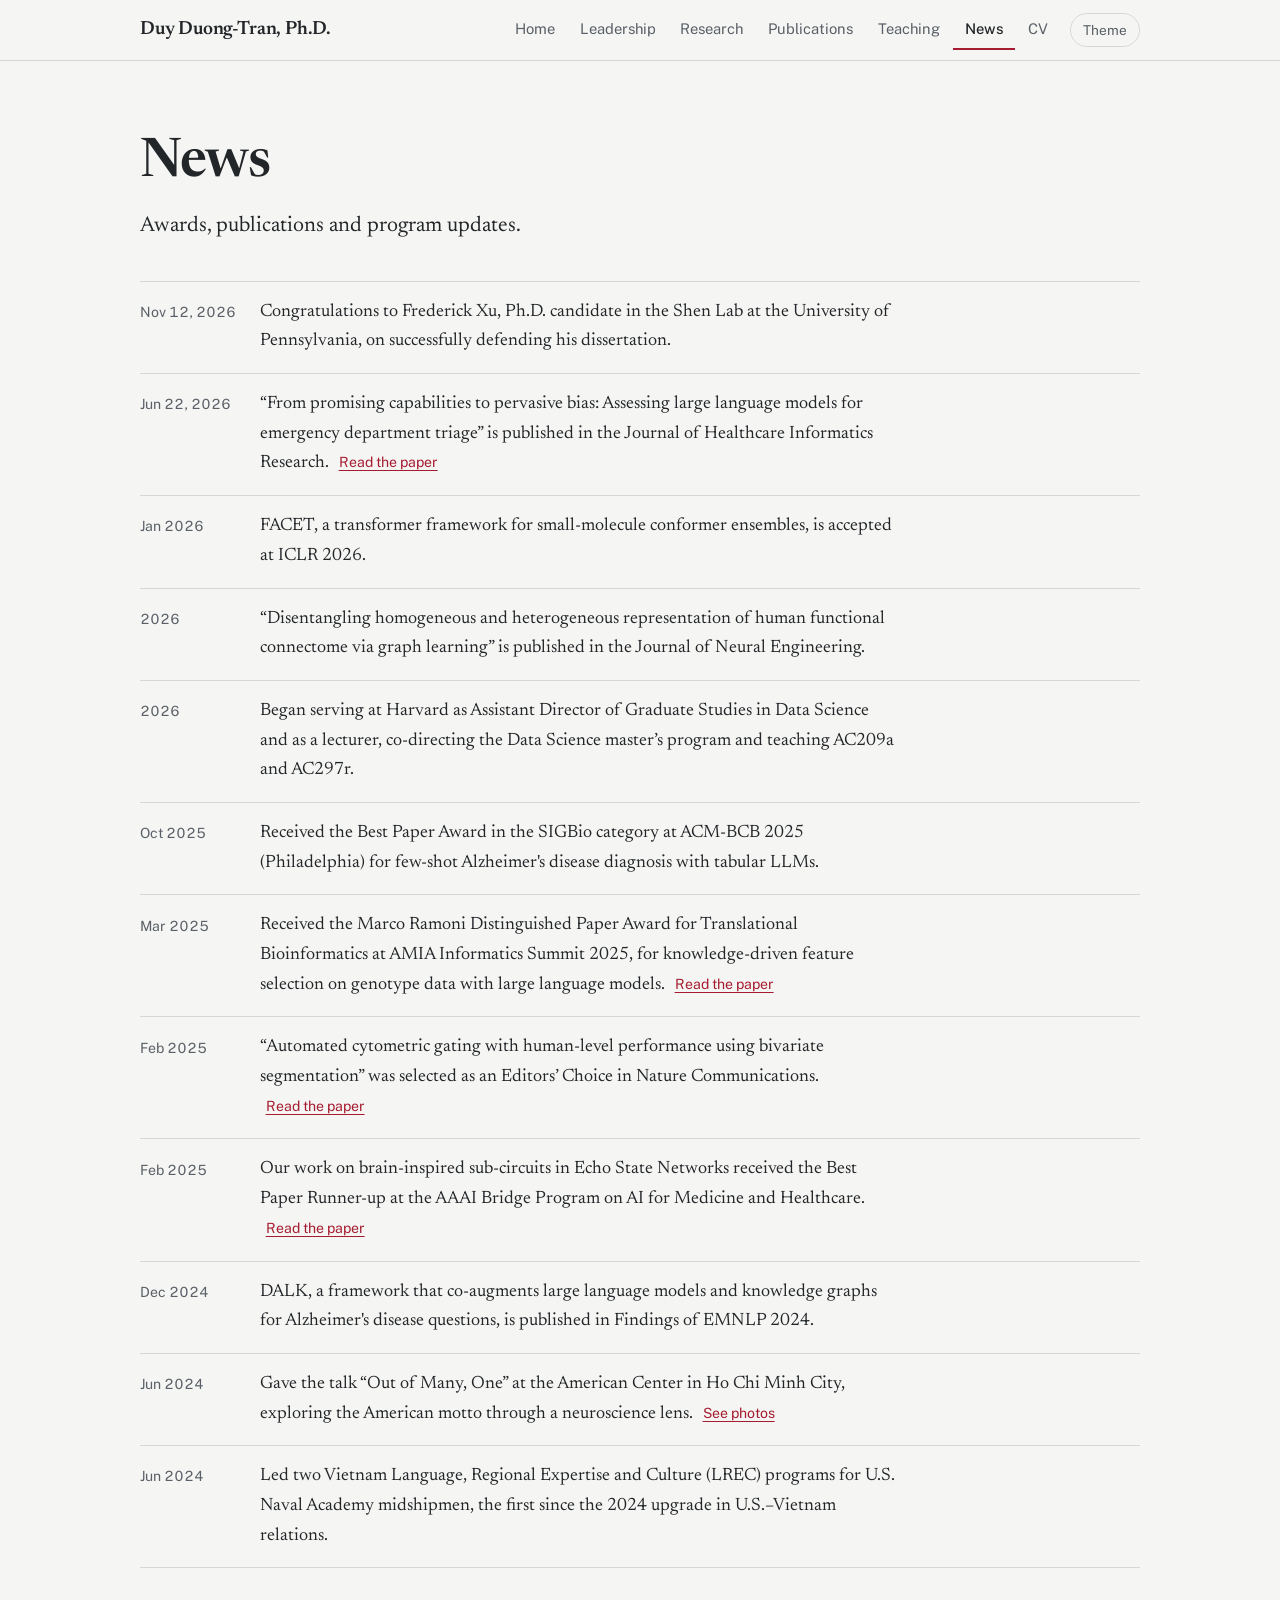
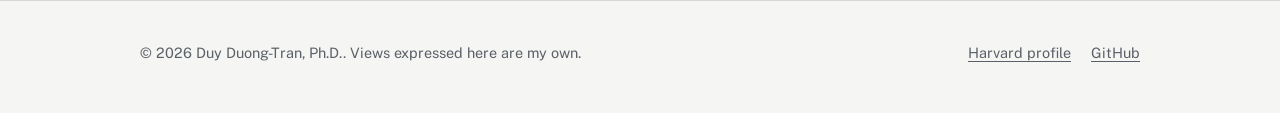
<file: news.html>
<!DOCTYPE html>
<html lang="en">
<head>
<meta charset="utf-8">
<meta name="viewport" content="width=device-width, initial-scale=1">
<title>News | Duy Duong-Tran, Ph.D.</title>
<meta name="description" content="News, awards and announcements.">
<meta property="og:title" content="News | Duy Duong-Tran, Ph.D.">
<meta property="og:description" content="News, awards and announcements.">
<meta property="og:type" content="website">
<meta property="og:image" content="assets/img/headshot.jpg">
<link rel="icon" href="assets/img/favicon.svg" type="image/svg+xml">
<script>try{var t=localStorage.getItem("theme");if(t)document.documentElement.dataset.theme=t}catch(e){}</script>
<link rel="preconnect" href="https://fonts.googleapis.com">
<link rel="preconnect" href="https://fonts.gstatic.com" crossorigin>
<link href="https://fonts.googleapis.com/css2?family=Newsreader:ital,opsz,wght@0,6..72,400;0,6..72,500;0,6..72,600;1,6..72,400&family=Public+Sans:wght@400;500;600&display=swap" rel="stylesheet">
<link rel="stylesheet" href="assets/css/style.css">
</head>
<body>
<a class="skip" href="#main">Skip to content</a>
<header id="site-header"></header>
<main id="main">

<section class="page-head">
  <div class="wrap">
    <h1>News</h1>
    <p class="lead">Awards, publications and program updates.</p>
  </div>
</section>
<section>
  <div class="wrap">
    <ul class="news" data-news></ul>
  </div>
</section>
</main>
<footer id="site-footer"></footer>
<script src="data/site.js"></script>
<script src="data/news.js"></script>
<script src="data/publications.js"></script>
<script src="assets/js/site.js"></script>
</body>
</html>
</file>
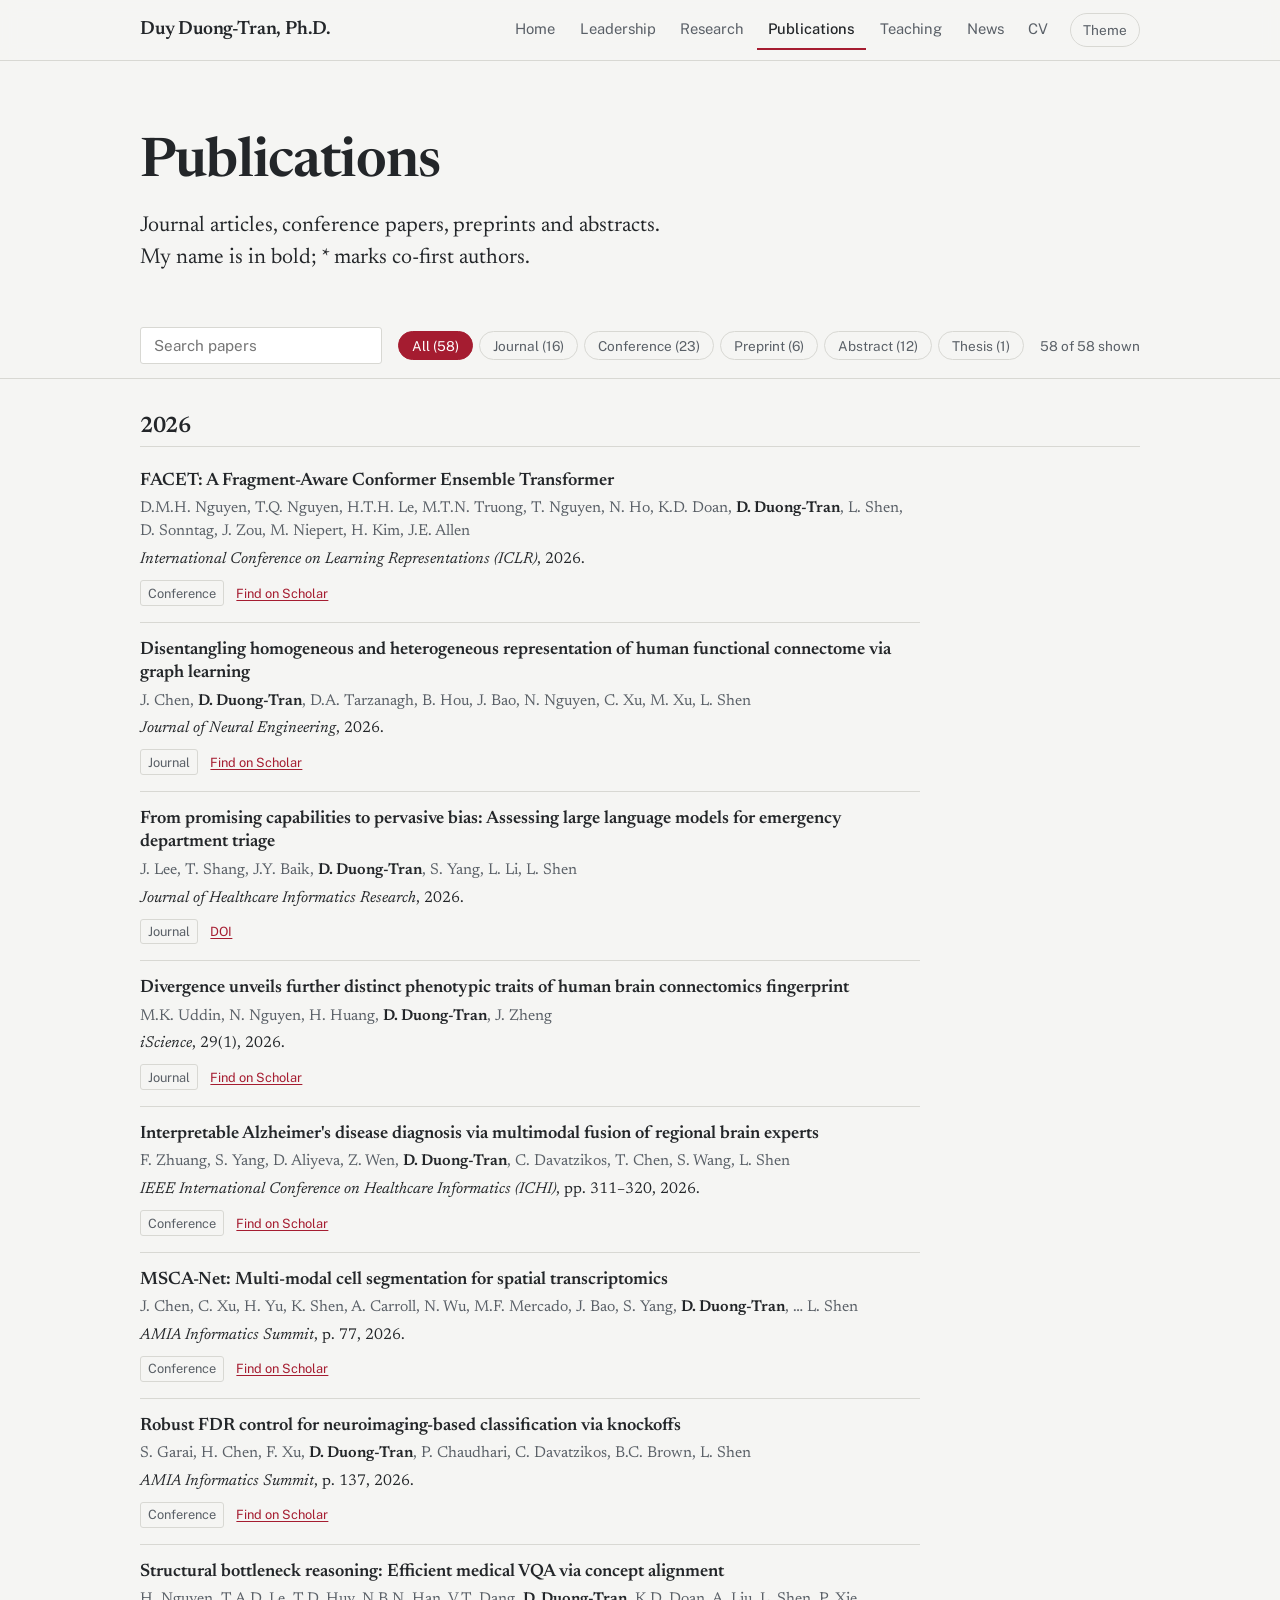
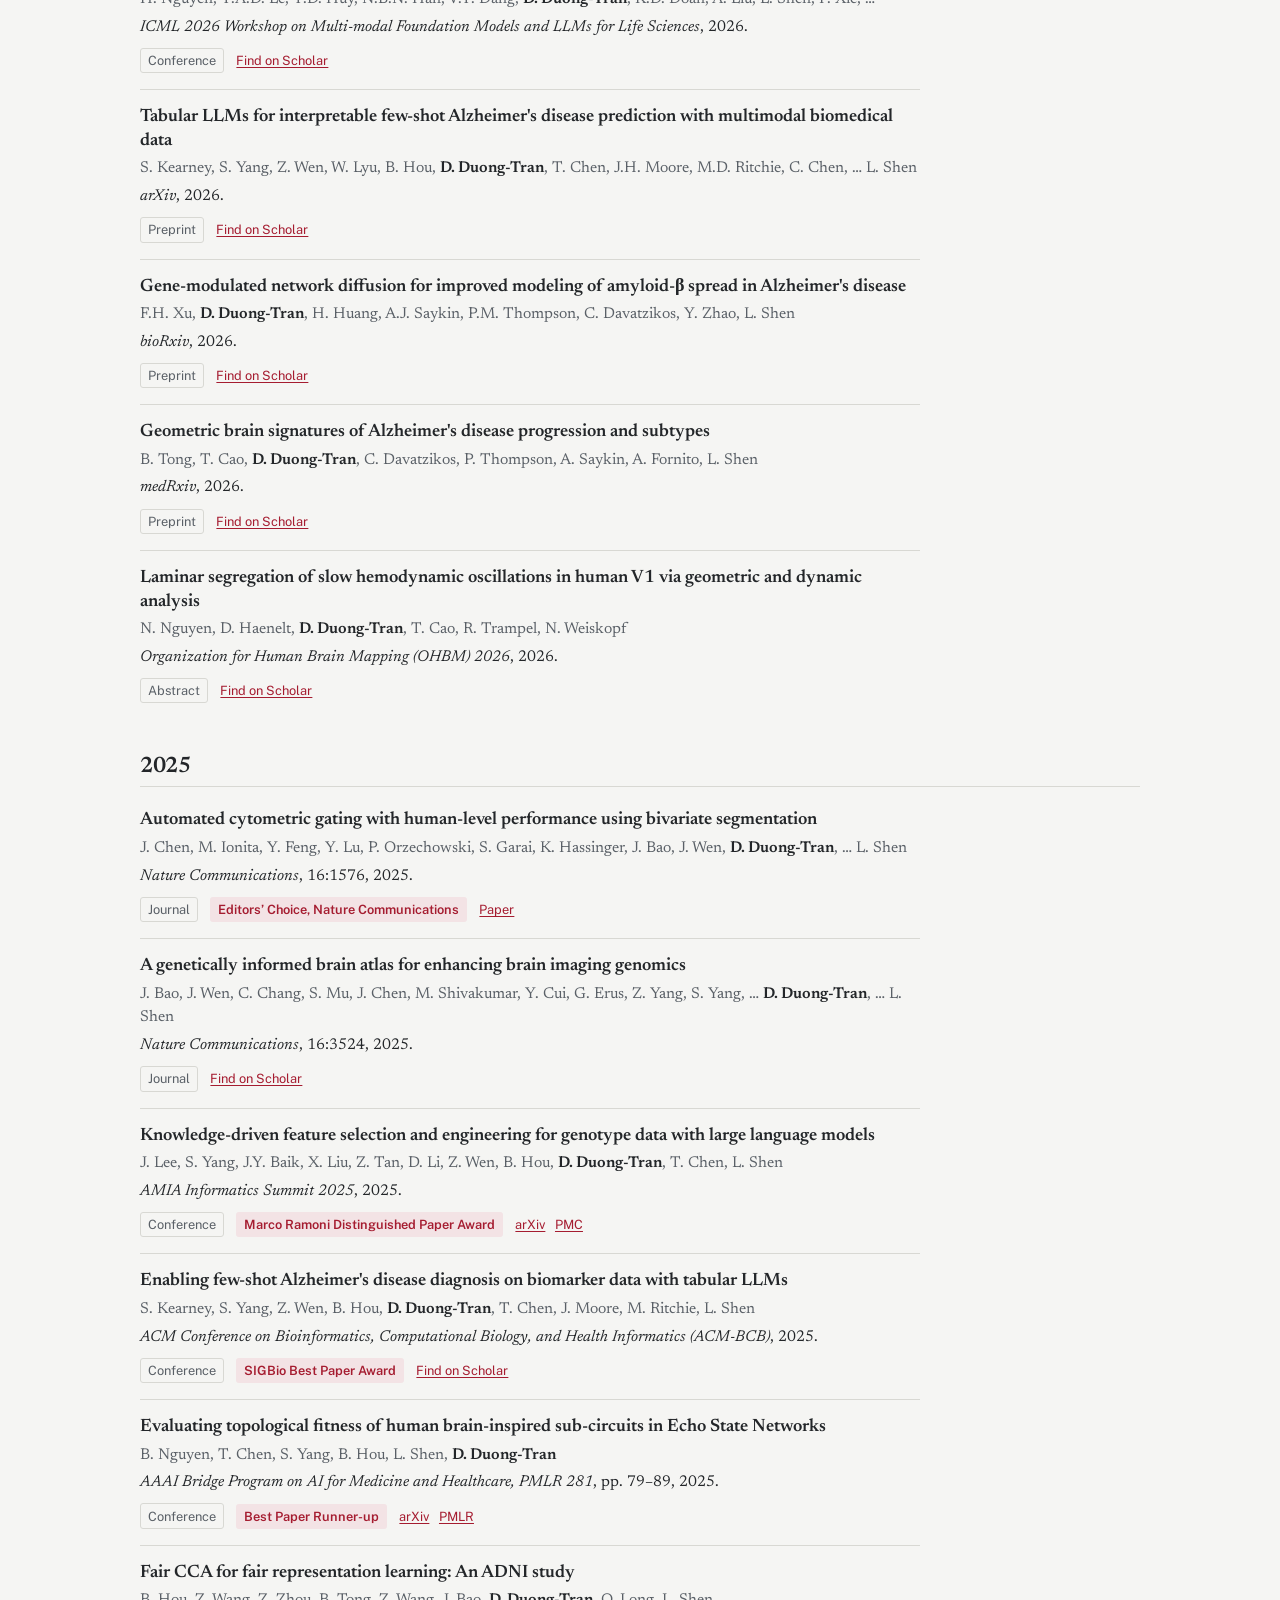
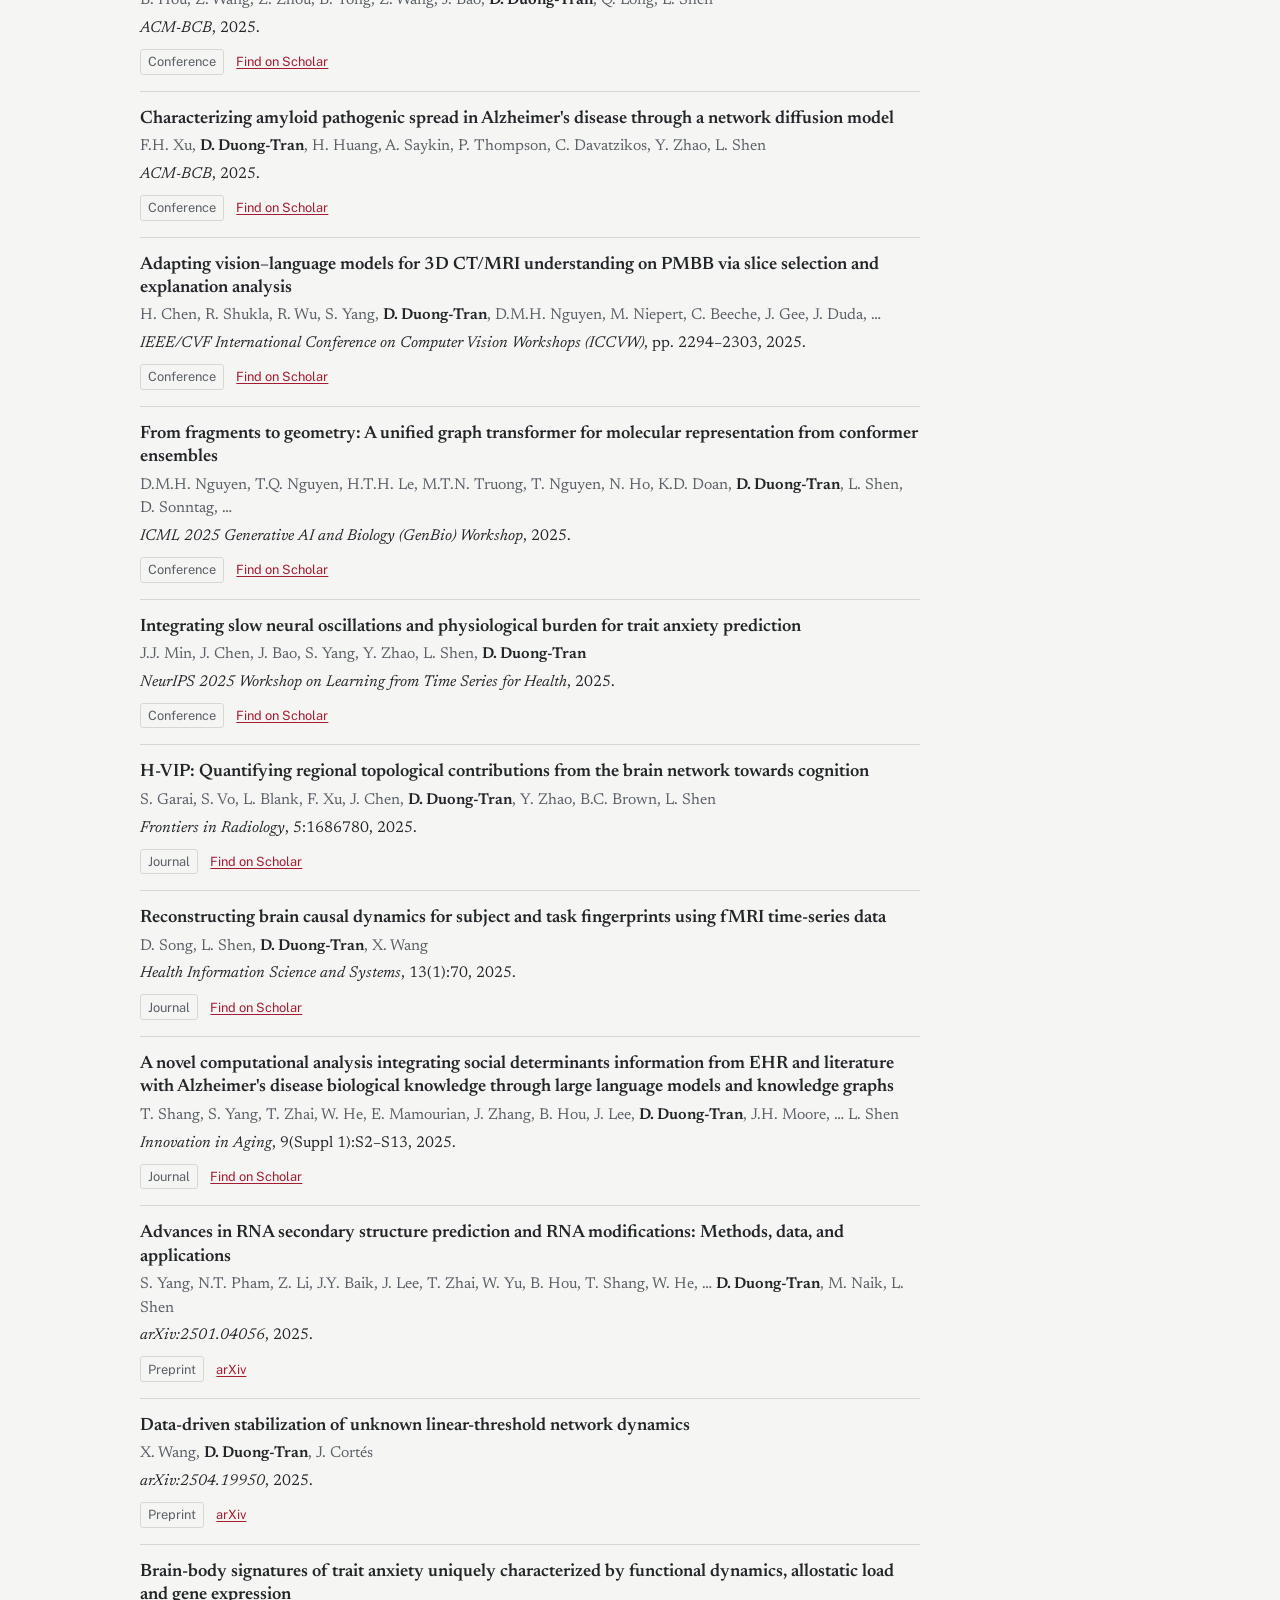
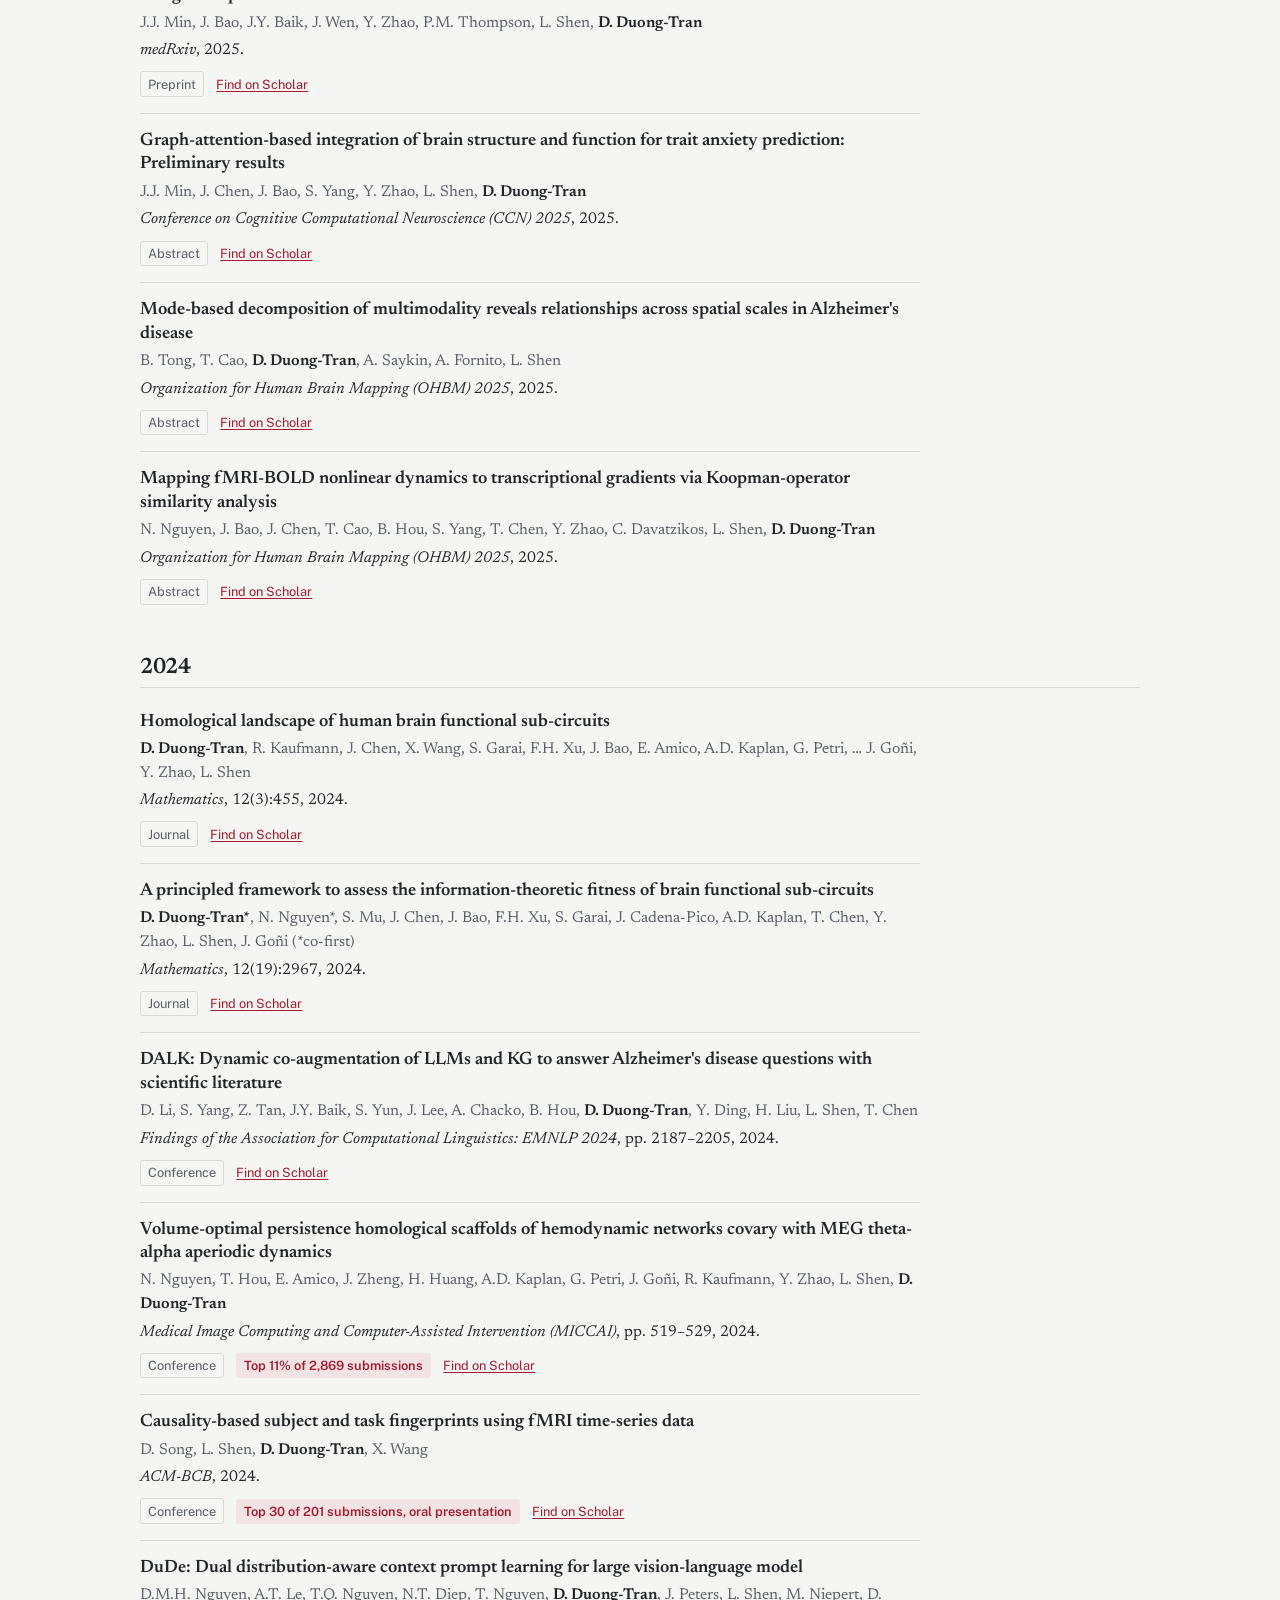
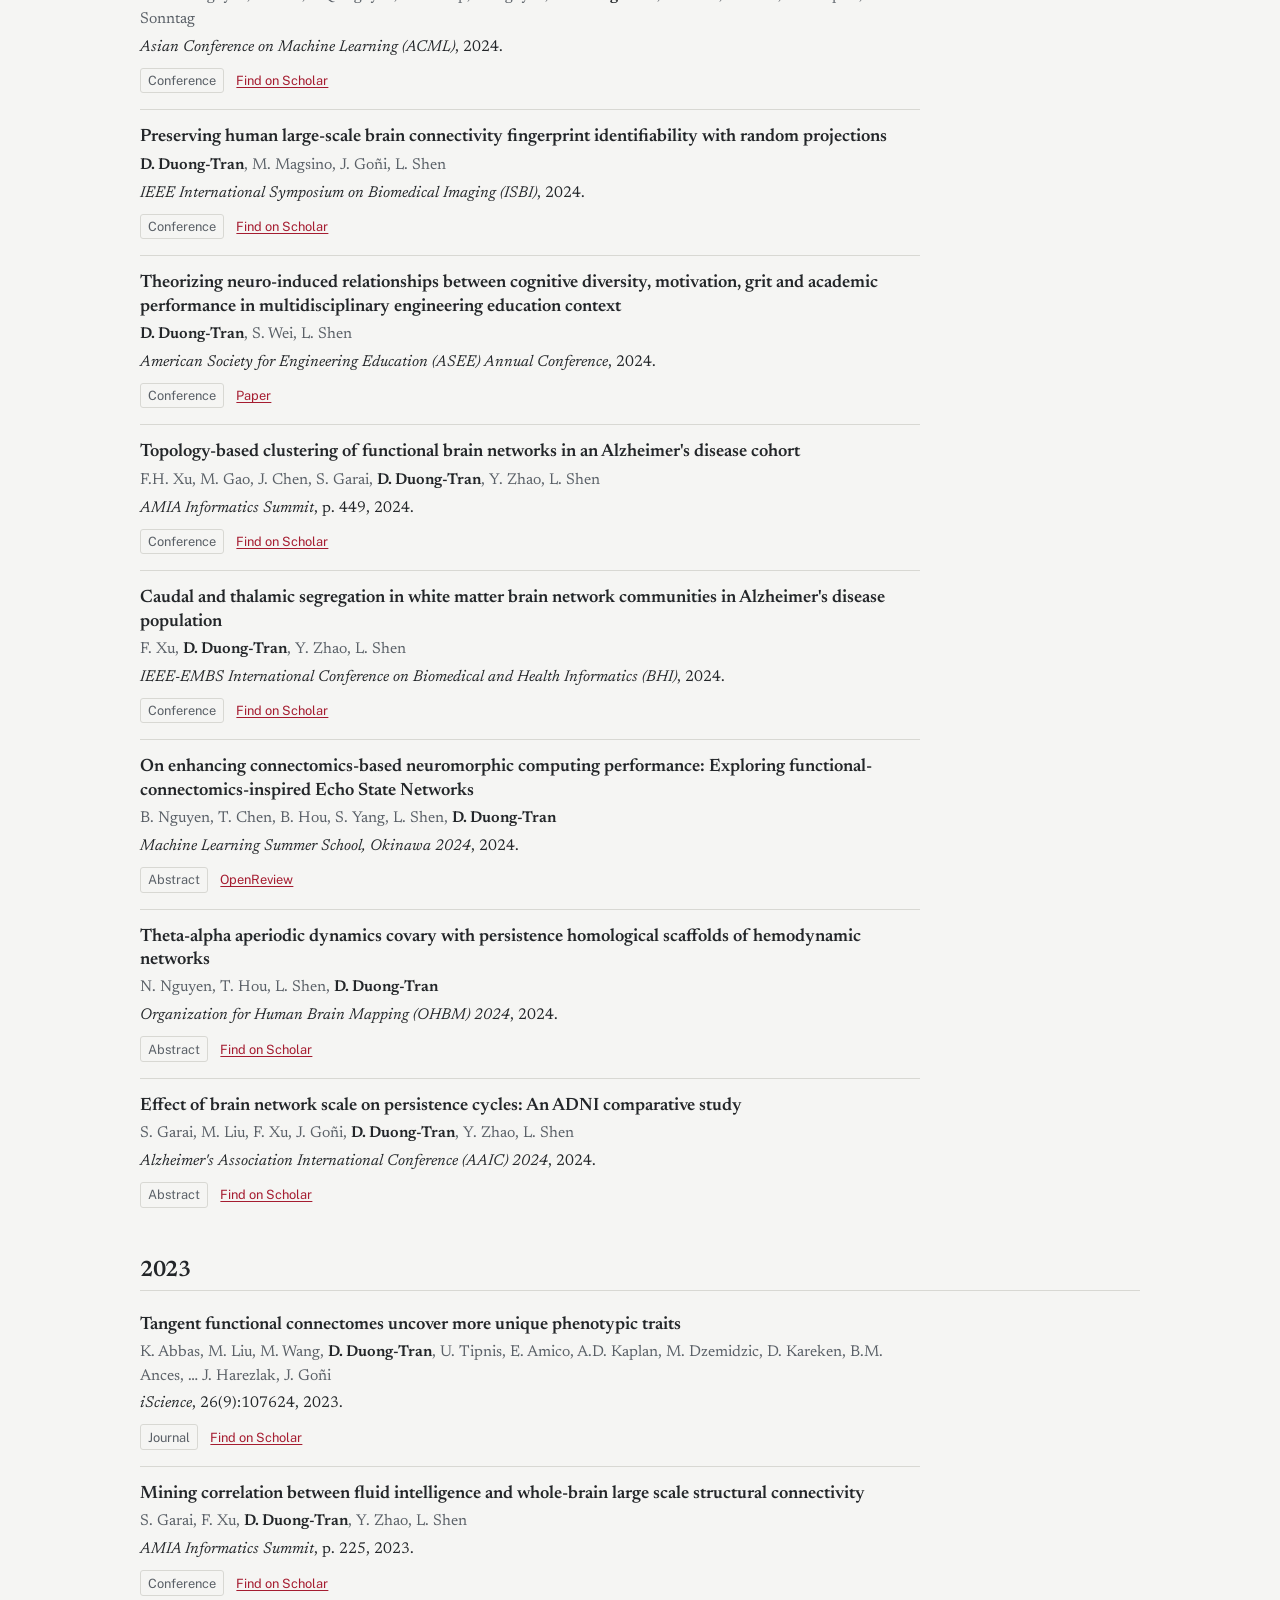
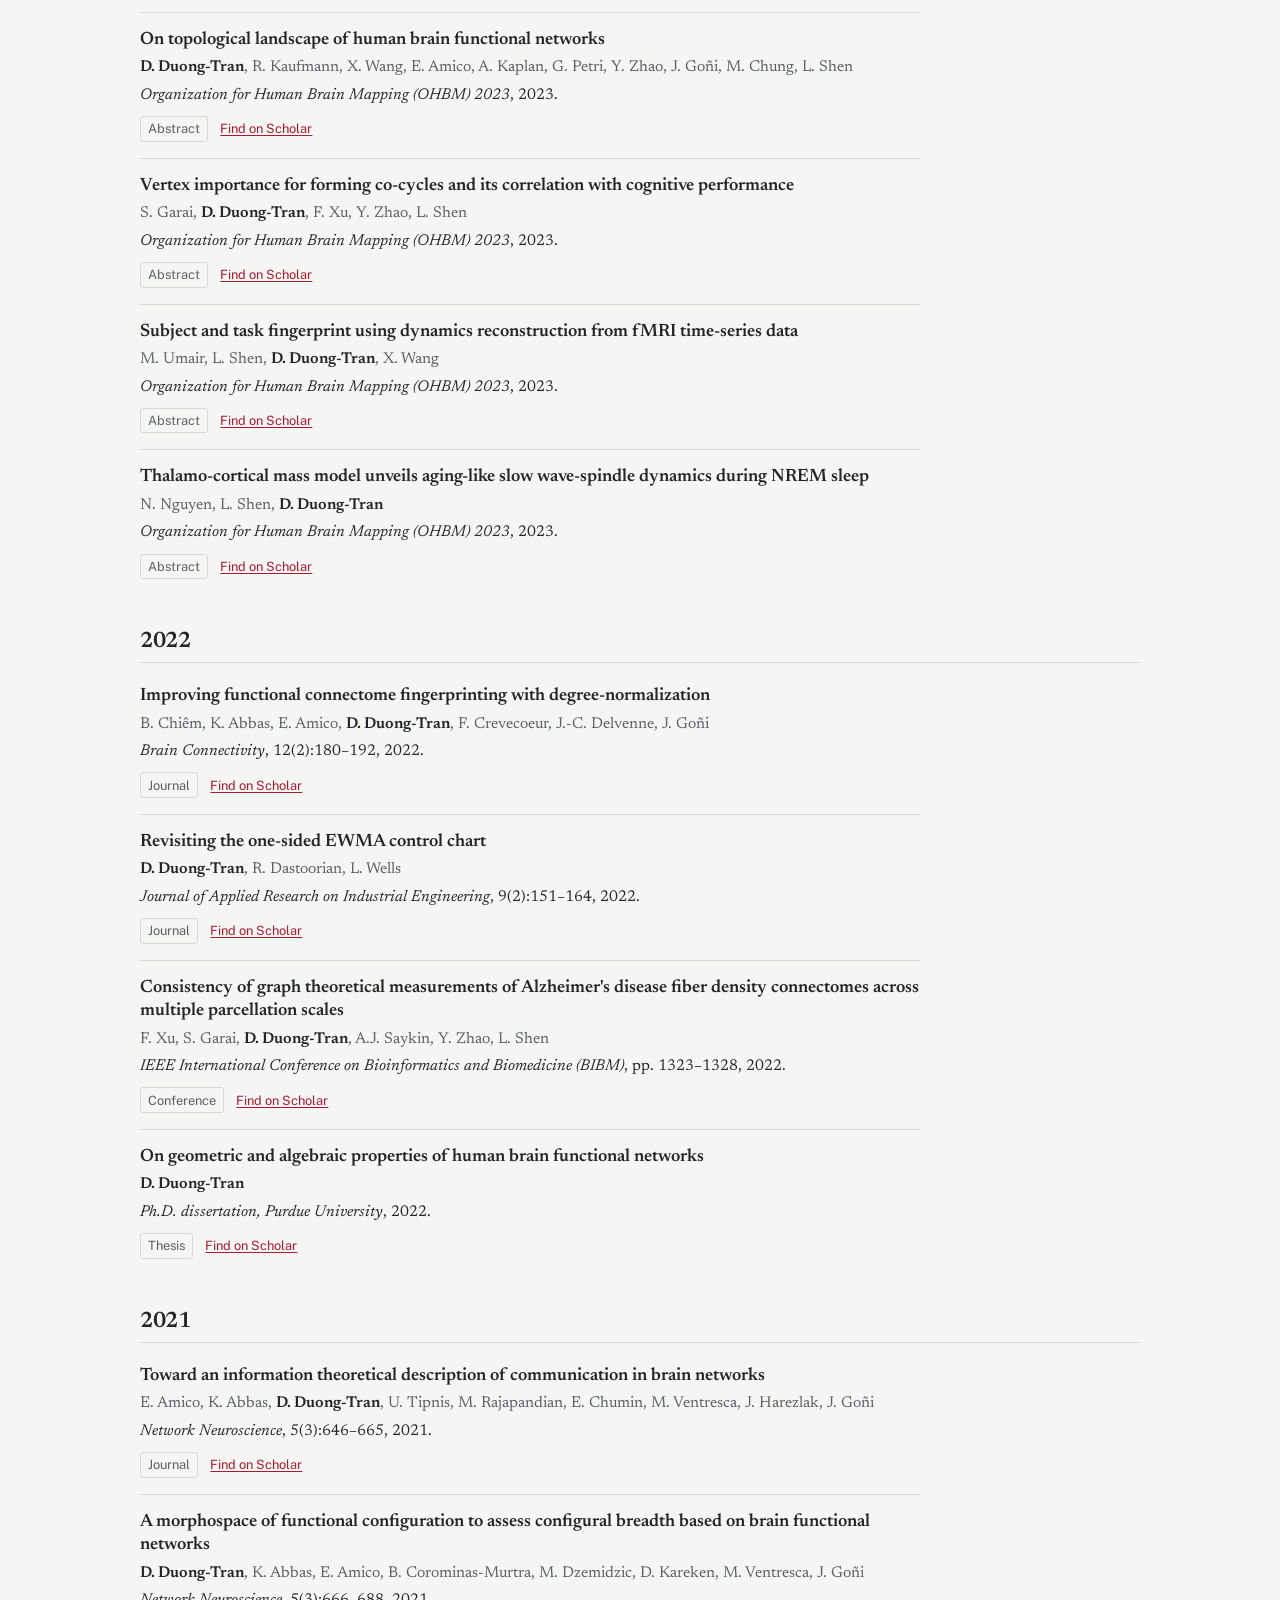
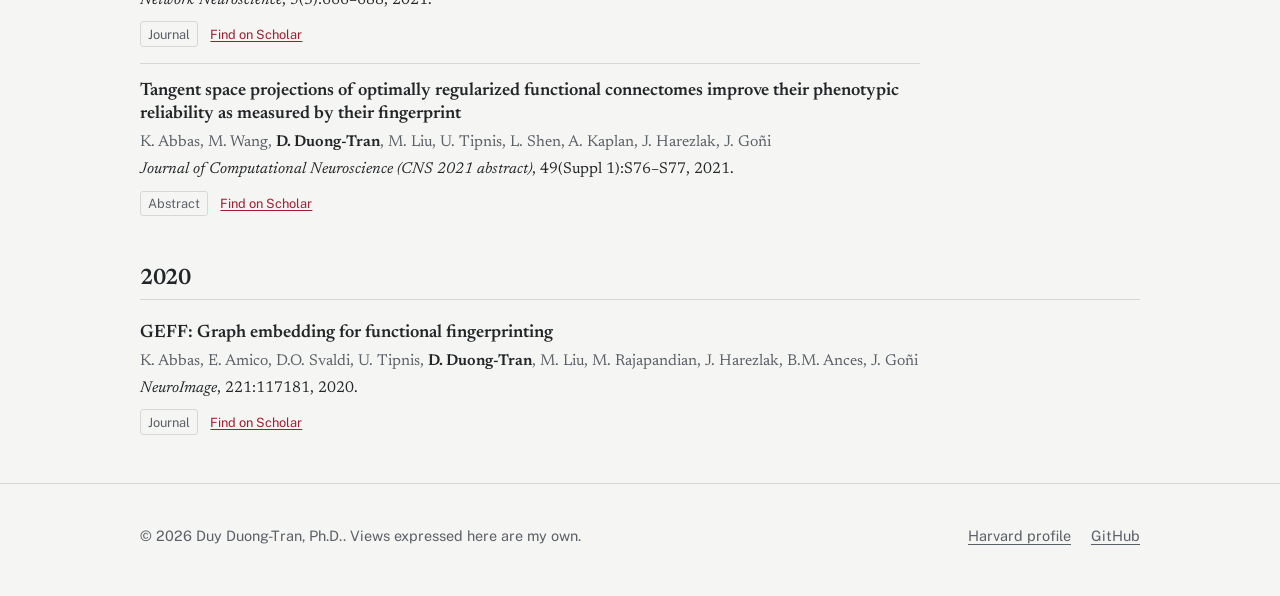
<file: publications.html>
<!DOCTYPE html>
<html lang="en">
<head>
<meta charset="utf-8">
<meta name="viewport" content="width=device-width, initial-scale=1">
<title>Publications | Duy Duong-Tran, Ph.D.</title>
<meta name="description" content="Searchable list of journal articles, conference papers, preprints and abstracts by Duy Duong-Tran.">
<meta property="og:title" content="Publications | Duy Duong-Tran, Ph.D.">
<meta property="og:description" content="Searchable list of journal articles, conference papers, preprints and abstracts by Duy Duong-Tran.">
<meta property="og:type" content="website">
<meta property="og:image" content="assets/img/headshot.jpg">
<link rel="icon" href="assets/img/favicon.svg" type="image/svg+xml">
<script>try{var t=localStorage.getItem("theme");if(t)document.documentElement.dataset.theme=t}catch(e){}</script>
<link rel="preconnect" href="https://fonts.googleapis.com">
<link rel="preconnect" href="https://fonts.gstatic.com" crossorigin>
<link href="https://fonts.googleapis.com/css2?family=Newsreader:ital,opsz,wght@0,6..72,400;0,6..72,500;0,6..72,600;1,6..72,400&family=Public+Sans:wght@400;500;600&display=swap" rel="stylesheet">
<link rel="stylesheet" href="assets/css/style.css">
</head>
<body>
<a class="skip" href="#main">Skip to content</a>
<header id="site-header"></header>
<main id="main">

<section class="page-head">
  <div class="wrap">
    <h1>Publications</h1>
    <p class="lead">Journal articles, conference papers, preprints and abstracts. My name is in bold; * marks co-first authors.</p>
  </div>
</section>

<div class="controls">
  <div class="wrap">
    <label class="sans" for="search" style="position:absolute;left:-999px">Search publications</label>
    <input class="search" id="search" type="search" placeholder="Search papers" autocomplete="off">
    <div class="chips" id="chips" role="group" aria-label="Filter by type"></div>
    <span class="count" id="count" aria-live="polite"></span>
  </div>
</div>

<section>
  <div class="wrap">
    <div id="pubs"></div>
    <p class="sans muted" data-hide-if-empty style="font-size:.9rem;margin-top:2.5rem">Citation counts and the most recent additions are also on <a data-link="scholar" href="#">Google Scholar</a>.</p>
  </div>
</section>
</main>
<footer id="site-footer"></footer>
<script src="data/site.js"></script>
<script src="data/news.js"></script>
<script src="data/publications.js"></script>
<script src="assets/js/site.js"></script>
</body>
</html>
</file>
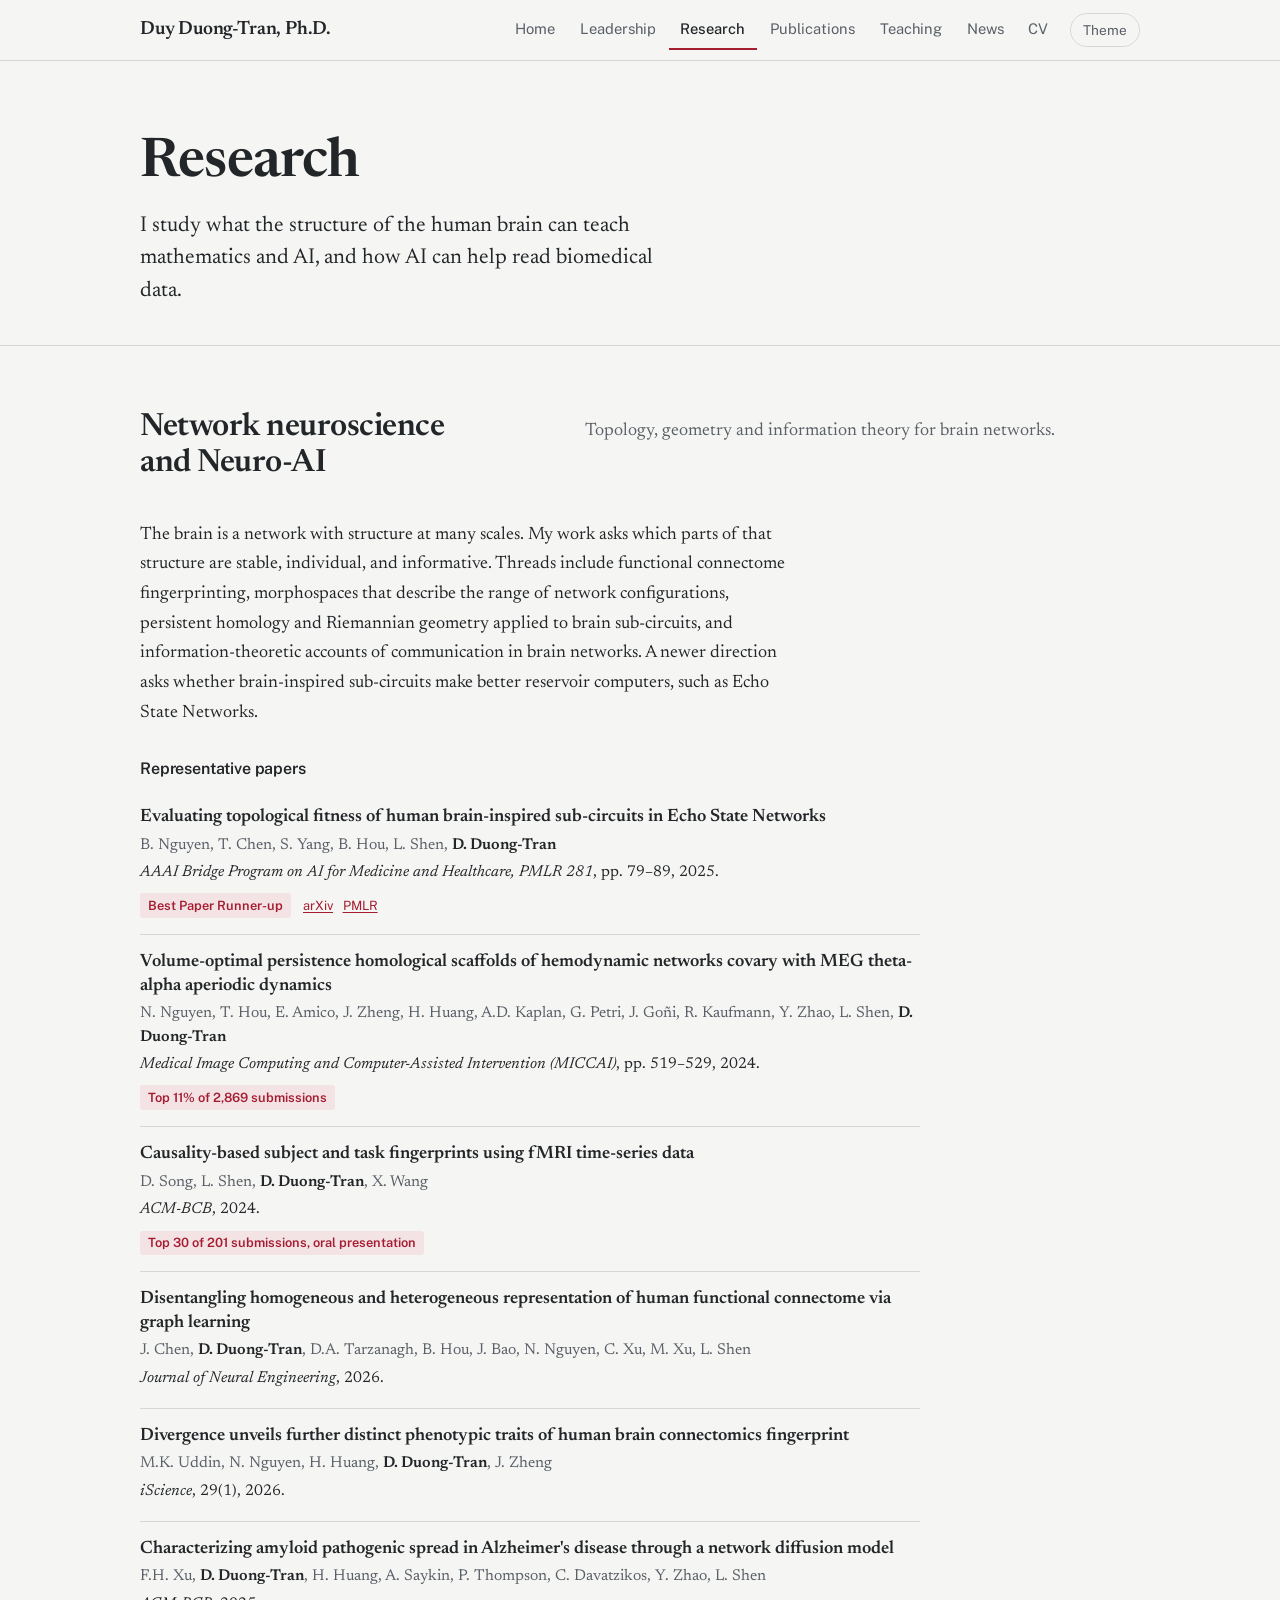
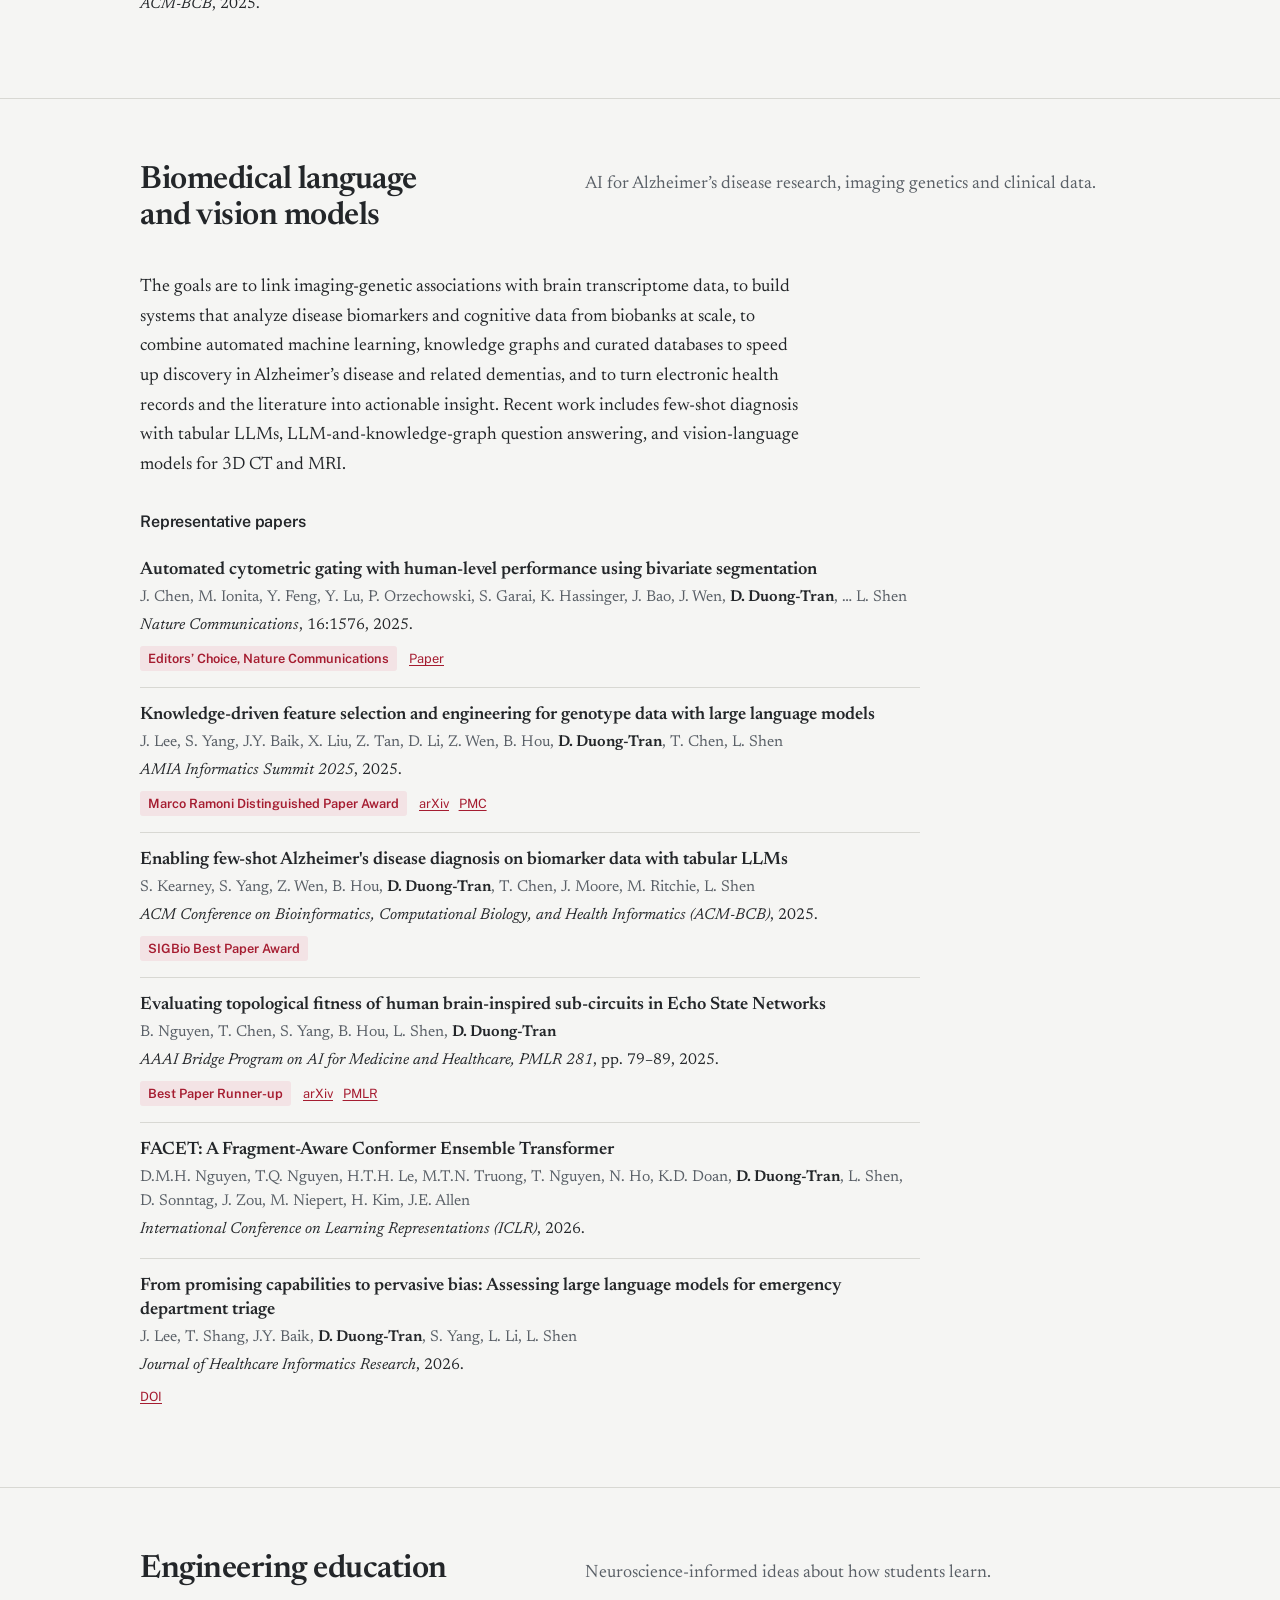
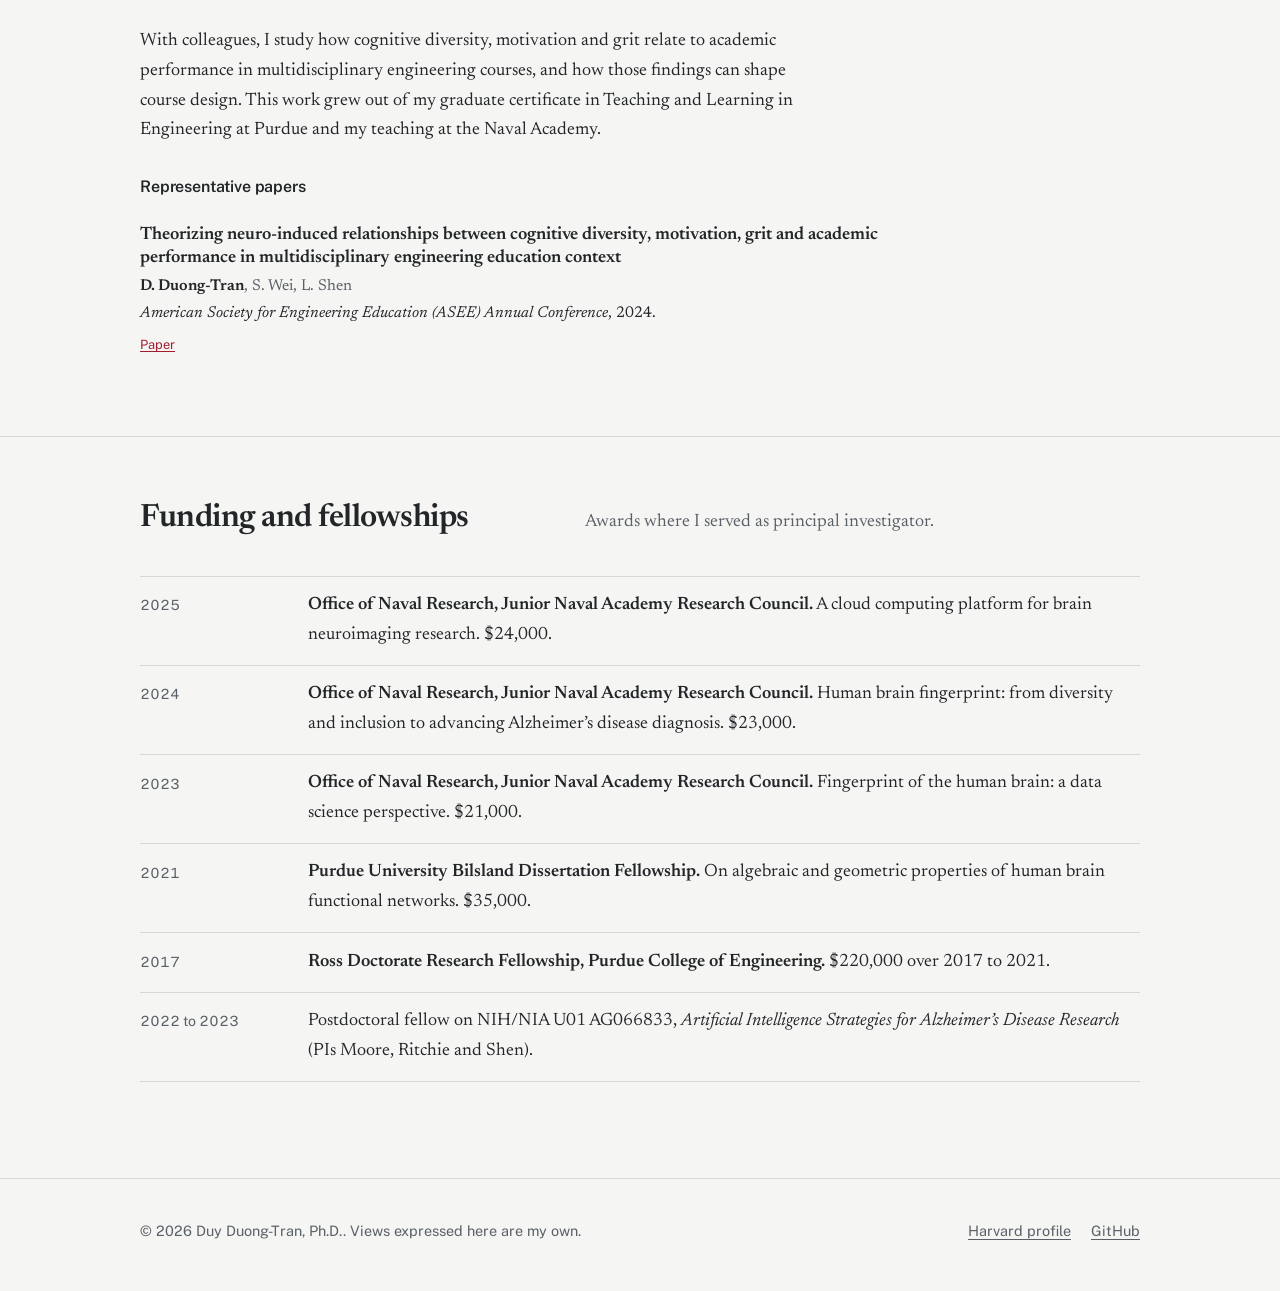
<file: research.html>
<!DOCTYPE html>
<html lang="en">
<head>
<meta charset="utf-8">
<meta name="viewport" content="width=device-width, initial-scale=1">
<title>Research | Duy Duong-Tran, Ph.D.</title>
<meta name="description" content="Research in network neuroscience and Neuro-AI, biomedical language and vision models, and engineering education.">
<meta property="og:title" content="Research | Duy Duong-Tran, Ph.D.">
<meta property="og:description" content="Research in network neuroscience and Neuro-AI, biomedical language and vision models, and engineering education.">
<meta property="og:type" content="website">
<meta property="og:image" content="assets/img/headshot.jpg">
<link rel="icon" href="assets/img/favicon.svg" type="image/svg+xml">
<script>try{var t=localStorage.getItem("theme");if(t)document.documentElement.dataset.theme=t}catch(e){}</script>
<link rel="preconnect" href="https://fonts.googleapis.com">
<link rel="preconnect" href="https://fonts.gstatic.com" crossorigin>
<link href="https://fonts.googleapis.com/css2?family=Newsreader:ital,opsz,wght@0,6..72,400;0,6..72,500;0,6..72,600;1,6..72,400&family=Public+Sans:wght@400;500;600&display=swap" rel="stylesheet">
<link rel="stylesheet" href="assets/css/style.css">
</head>
<body>
<a class="skip" href="#main">Skip to content</a>
<header id="site-header"></header>
<main id="main">

<section class="page-head">
  <div class="wrap">
    <h1>Research</h1>
    <p class="lead">I study what the structure of the human brain can teach mathematics and AI, and how AI can help read biomedical data.</p>
  </div>
</section>

<section class="section">
  <div class="wrap">
    <div class="section-head">
      <h2>Network neuroscience and Neuro-AI</h2>
      <p>Topology, geometry and information theory for brain networks.</p>
    </div>
    <div class="prose">
      <p>The brain is a network with structure at many scales. My work asks which parts of that structure are stable, individual, and informative. Threads include functional connectome fingerprinting, morphospaces that describe the range of network configurations, persistent homology and Riemannian geometry applied to brain sub-circuits, and information-theoretic accounts of communication in brain networks. A newer direction asks whether brain-inspired sub-circuits make better reservoir computers, such as Echo State Networks.</p>
    </div>
    <h3 class="subhead" style="margin-top:2rem">Representative papers</h3>
    <ol class="pub-list" data-theme-pubs="neuro" data-limit="6"></ol>
  </div>
</section>

<section class="section">
  <div class="wrap">
    <div class="section-head">
      <h2>Biomedical language and vision models</h2>
      <p>AI for Alzheimer&rsquo;s disease research, imaging genetics and clinical data.</p>
    </div>
    <div class="prose">
      <p>The goals are to link imaging-genetic associations with brain transcriptome data, to build systems that analyze disease biomarkers and cognitive data from biobanks at scale, to combine automated machine learning, knowledge graphs and curated databases to speed up discovery in Alzheimer&rsquo;s disease and related dementias, and to turn electronic health records and the literature into actionable insight. Recent work includes few-shot diagnosis with tabular LLMs, LLM-and-knowledge-graph question answering, and vision-language models for 3D CT and MRI.</p>
    </div>
    <h3 class="subhead" style="margin-top:2rem">Representative papers</h3>
    <ol class="pub-list" data-theme-pubs="ai" data-limit="6"></ol>
  </div>
</section>

<section class="section">
  <div class="wrap">
    <div class="section-head">
      <h2>Engineering education</h2>
      <p>Neuroscience-informed ideas about how students learn.</p>
    </div>
    <div class="prose">
      <p>With colleagues, I study how cognitive diversity, motivation and grit relate to academic performance in multidisciplinary engineering courses, and how those findings can shape course design. This work grew out of my graduate certificate in Teaching and Learning in Engineering at Purdue and my teaching at the Naval Academy.</p>
    </div>
    <h3 class="subhead" style="margin-top:2rem">Representative papers</h3>
    <ol class="pub-list" data-theme-pubs="edu" data-limit="3"></ol>
  </div>
</section>

<section class="section">
  <div class="wrap">
    <div class="section-head">
      <h2>Funding and fellowships</h2>
      <p>Awards where I served as principal investigator.</p>
    </div>
    <ul class="plain rows">
      <li><span class="k">2025</span><span class="v"><strong>Office of Naval Research, Junior Naval Academy Research Council.</strong> A cloud computing platform for brain neuroimaging research. $24,000.</span></li>
      <li><span class="k">2024</span><span class="v"><strong>Office of Naval Research, Junior Naval Academy Research Council.</strong> Human brain fingerprint: from diversity and inclusion to advancing Alzheimer&rsquo;s disease diagnosis. $23,000.</span></li>
      <li><span class="k">2023</span><span class="v"><strong>Office of Naval Research, Junior Naval Academy Research Council.</strong> Fingerprint of the human brain: a data science perspective. $21,000.</span></li>
      <li><span class="k">2021</span><span class="v"><strong>Purdue University Bilsland Dissertation Fellowship.</strong> On algebraic and geometric properties of human brain functional networks. $35,000.</span></li>
      <li><span class="k">2017</span><span class="v"><strong>Ross Doctorate Research Fellowship, Purdue College of Engineering.</strong> $220,000 over 2017 to 2021.</span></li>
      <li><span class="k">2022 to 2023</span><span class="v">Postdoctoral fellow on NIH/NIA U01 AG066833, <em>Artificial Intelligence Strategies for Alzheimer&rsquo;s Disease Research</em> (PIs Moore, Ritchie and Shen).</span></li>
    </ul>
  </div>
</section>
</main>
<footer id="site-footer"></footer>
<script src="data/site.js"></script>
<script src="data/news.js"></script>
<script src="data/publications.js"></script>
<script src="assets/js/site.js"></script>
</body>
</html>
</file>
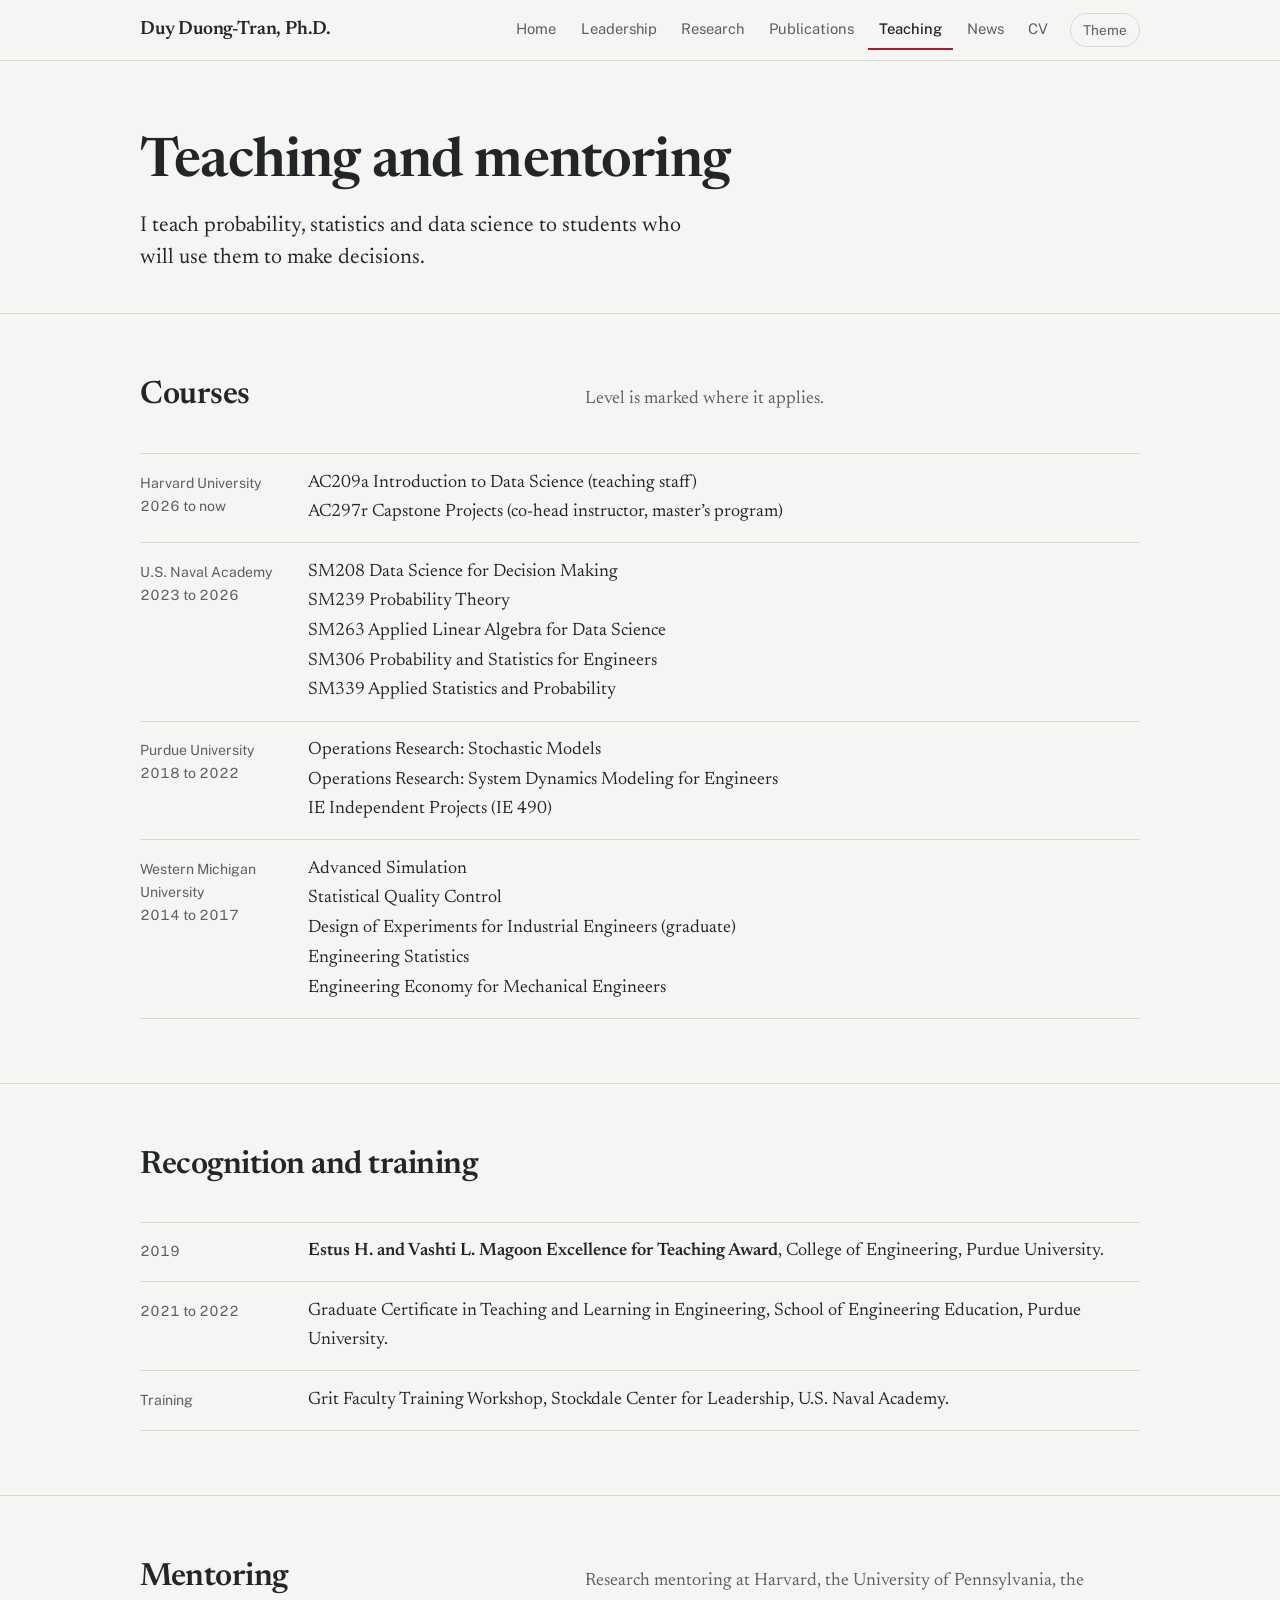
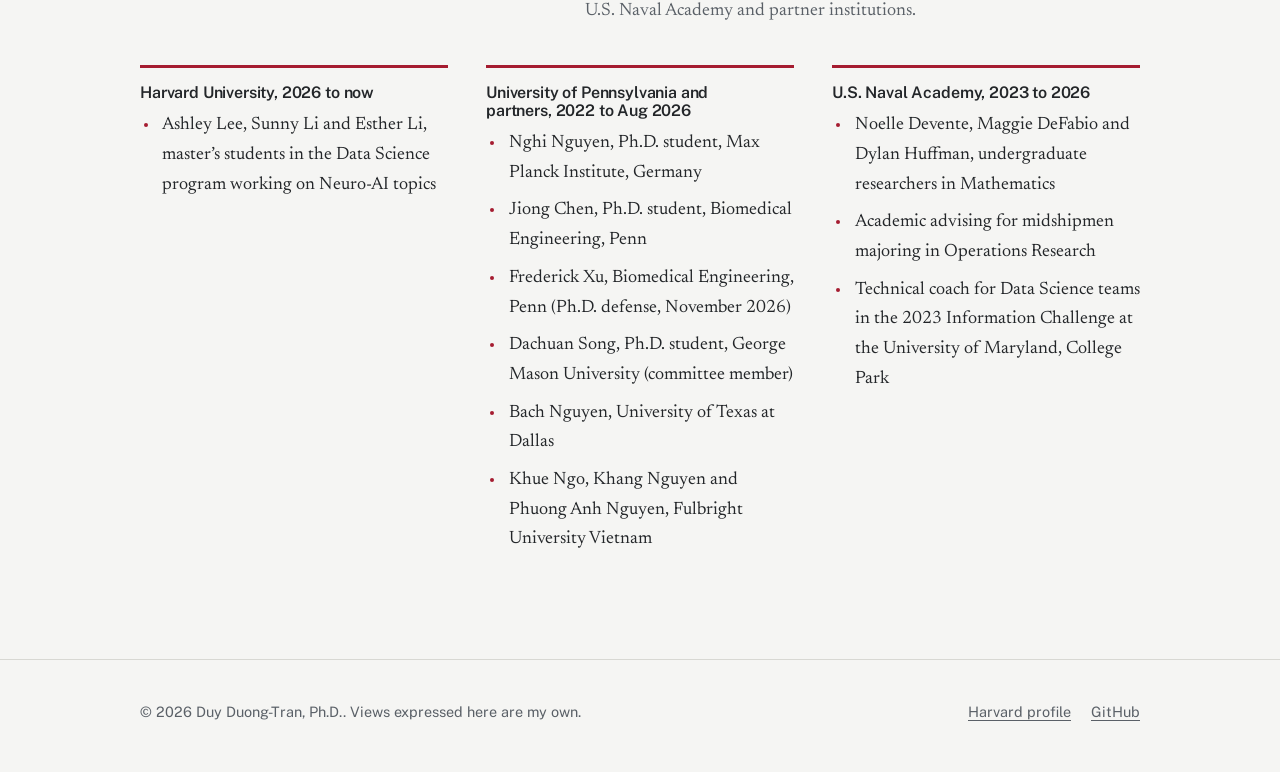
<file: teaching.html>
<!DOCTYPE html>
<html lang="en">
<head>
<meta charset="utf-8">
<meta name="viewport" content="width=device-width, initial-scale=1">
<title>Teaching and mentoring | Duy Duong-Tran, Ph.D.</title>
<meta name="description" content="Courses taught in data science, probability, statistics and operations research, plus student mentoring.">
<meta property="og:title" content="Teaching and mentoring | Duy Duong-Tran, Ph.D.">
<meta property="og:description" content="Courses taught in data science, probability, statistics and operations research, plus student mentoring.">
<meta property="og:type" content="website">
<meta property="og:image" content="assets/img/headshot.jpg">
<link rel="icon" href="assets/img/favicon.svg" type="image/svg+xml">
<script>try{var t=localStorage.getItem("theme");if(t)document.documentElement.dataset.theme=t}catch(e){}</script>
<link rel="preconnect" href="https://fonts.googleapis.com">
<link rel="preconnect" href="https://fonts.gstatic.com" crossorigin>
<link href="https://fonts.googleapis.com/css2?family=Newsreader:ital,opsz,wght@0,6..72,400;0,6..72,500;0,6..72,600;1,6..72,400&family=Public+Sans:wght@400;500;600&display=swap" rel="stylesheet">
<link rel="stylesheet" href="assets/css/style.css">
</head>
<body>
<a class="skip" href="#main">Skip to content</a>
<header id="site-header"></header>
<main id="main">

<section class="page-head">
  <div class="wrap">
    <h1>Teaching and mentoring</h1>
    <p class="lead">I teach probability, statistics and data science to students who will use them to make decisions.</p>
  </div>
</section>

<section class="section">
  <div class="wrap">
    <div class="section-head"><h2>Courses</h2>
      <p>Level is marked where it applies.</p></div>
    <ul class="plain rows">
      <li><span class="k">Harvard University<br>2026 to now</span><span class="v">AC209a Introduction to Data Science (teaching staff)<br>AC297r Capstone Projects (co-head instructor, master&rsquo;s program)</span></li>
      <li><span class="k">U.S. Naval Academy<br>2023 to 2026</span><span class="v">SM208 Data Science for Decision Making<br>SM239 Probability Theory<br>SM263 Applied Linear Algebra for Data Science<br>SM306 Probability and Statistics for Engineers<br>SM339 Applied Statistics and Probability</span></li>
      <li><span class="k">Purdue University<br>2018 to 2022</span><span class="v">Operations Research: Stochastic Models<br>Operations Research: System Dynamics Modeling for Engineers<br>IE Independent Projects (IE 490)</span></li>
      <li><span class="k">Western Michigan University<br>2014 to 2017</span><span class="v">Advanced Simulation<br>Statistical Quality Control<br>Design of Experiments for Industrial Engineers (graduate)<br>Engineering Statistics<br>Engineering Economy for Mechanical Engineers</span></li>
    </ul>
  </div>
</section>

<section class="section">
  <div class="wrap">
    <div class="section-head"><h2>Recognition and training</h2><p></p></div>
    <ul class="plain rows">
      <li><span class="k">2019</span><span class="v"><strong>Estus H. and Vashti L. Magoon Excellence for Teaching Award</strong>, College of Engineering, Purdue University.</span></li>
      <li><span class="k">2021 to 2022</span><span class="v">Graduate Certificate in Teaching and Learning in Engineering, School of Engineering Education, Purdue University.</span></li>
      <li><span class="k">Training</span><span class="v">Grit Faculty Training Workshop, Stockdale Center for Leadership, U.S. Naval Academy.</span></li>
    </ul>
  </div>
</section>

<section class="section">
  <div class="wrap">
    <div class="section-head"><h2>Mentoring</h2>
      <p>Research mentoring at Harvard, the University of Pennsylvania, the U.S. Naval Academy and partner institutions.</p></div>
    <div class="cols">
      <div>
        <h3 class="subhead">Harvard University, 2026 to now</h3>
        <ul class="bul tight">
          <li>Ashley Lee, Sunny Li and Esther Li, master&rsquo;s students in the Data Science program working on Neuro-AI topics</li>
        </ul>
      </div>
      <div>
        <h3 class="subhead">University of Pennsylvania and partners, 2022 to Aug 2026</h3>
        <ul class="bul tight">
          <li>Nghi Nguyen, Ph.D. student, Max Planck Institute, Germany</li>
          <li>Jiong Chen, Ph.D. student, Biomedical Engineering, Penn</li>
          <li>Frederick Xu, Biomedical Engineering, Penn (Ph.D. defense, November 2026)</li>
          <li>Dachuan Song, Ph.D. student, George Mason University (committee member)</li>
          <li>Bach Nguyen, University of Texas at Dallas</li>
          <li>Khue Ngo, Khang Nguyen and Phuong Anh Nguyen, Fulbright University Vietnam</li>
        </ul>
      </div>
      <div>
        <h3 class="subhead">U.S. Naval Academy, 2023 to 2026</h3>
        <ul class="bul tight">
          <li>Noelle Devente, Maggie DeFabio and Dylan Huffman, undergraduate researchers in Mathematics</li>
          <li>Academic advising for midshipmen majoring in Operations Research</li>
          <li>Technical coach for Data Science teams in the 2023 Information Challenge at the University of Maryland, College Park</li>
        </ul>
      </div>
    </div>
  </div>
</section>
</main>
<footer id="site-footer"></footer>
<script src="data/site.js"></script>
<script src="data/news.js"></script>
<script src="data/publications.js"></script>
<script src="assets/js/site.js"></script>
</body>
</html>
</file>
<file: assets/css/style.css>
/* ==========================================================================
   Duy Duong-Tran — personal site
   Tokens first. Change colors/fonts here and everything follows.
   ========================================================================== */

:root {
  --paper:   #F5F5F3;   /* page background (neutral stone) */
  --surface: #FFFFFF;   /* raised areas */
  --ink:     #232629;   /* body text */
  --muted:   #5A6067;   /* secondary text */
  --rule:    #D8D8D3;   /* hairlines */
  --crimson: #A51C30;   /* accent */
  --crimson-soft: #F3E3E5;
  --on-crimson: #FFFFFF;

  --serif: "Newsreader", "Iowan Old Style", Georgia, "Times New Roman", serif;
  --sans:  "Public Sans", system-ui, -apple-system, "Segoe UI", Roboto, Helvetica, Arial, sans-serif;

  --measure: 66ch;
  --wrap: 1080px;
  --gutter: clamp(1.1rem, 4vw, 2.5rem);
  color-scheme: light;
}

:root[data-theme="dark"] {
  --paper:   #15171A;
  --surface: #1D2024;
  --ink:     #E8E8E4;
  --muted:   #A3A8AE;
  --rule:    #33373C;
  --crimson: #EA6C80;
  --crimson-soft: #3A2328;
  --on-crimson: #15171A;
  color-scheme: dark;
}
@media (prefers-color-scheme: dark) {
  :root:not([data-theme="light"]) {
    --paper:   #15171A;
    --surface: #1D2024;
    --ink:     #E8E8E4;
    --muted:   #A3A8AE;
    --rule:    #33373C;
    --crimson: #EA6C80;
    --crimson-soft: #3A2328;
    --on-crimson: #15171A;
    color-scheme: dark;
  }
}

/* ---------- base ---------- */
*, *::before, *::after { box-sizing: border-box; }
html { -webkit-text-size-adjust: 100%; scroll-behavior: smooth; }
body {
  margin: 0;
  background: var(--paper);
  color: var(--ink);
  font-family: var(--serif);
  font-size: 1.125rem;
  line-height: 1.65;
  font-optical-sizing: auto;
  text-rendering: optimizeLegibility;
}
img { max-width: 100%; display: block; }
a { color: var(--crimson); text-decoration-thickness: 1px; text-underline-offset: 0.18em; }
a:hover { text-decoration-thickness: 2px; }
:focus-visible { outline: 3px solid var(--crimson); outline-offset: 3px; border-radius: 2px; }
::selection { background: var(--crimson); color: var(--on-crimson); }

.wrap { width: 100%; max-width: var(--wrap); margin-inline: auto; padding-inline: var(--gutter); }
.skip { position: absolute; left: -999px; top: 0; background: var(--crimson); color: var(--on-crimson); padding: .6rem 1rem; z-index: 100; font-family: var(--sans); }
.skip:focus { left: 0; }
.sans { font-family: var(--sans); }
.muted { color: var(--muted); }

h1, h2, h3 { font-family: var(--serif); font-weight: 600; line-height: 1.12; letter-spacing: -0.015em; margin: 0; text-wrap: balance; }
h1 { font-size: clamp(2.2rem, 5vw, 3.4rem); }
h2 { font-size: clamp(1.55rem, 3vw, 2rem); }
h3 { font-size: 1.25rem; letter-spacing: -0.01em; }
p { margin: 0 0 1em; }
.prose { max-width: var(--measure); }
.prose p:last-child { margin-bottom: 0; }

/* ---------- header ---------- */
.site-header {
  position: sticky; top: 0; z-index: 50;
  background: color-mix(in srgb, var(--paper) 92%, transparent);
  backdrop-filter: saturate(1.2) blur(8px);
  border-bottom: 1px solid var(--rule);
}
.site-header .wrap { display: flex; align-items: center; gap: 1.25rem; min-height: 3.75rem; }
.brand {
  font-family: var(--serif); font-weight: 600; font-size: 1.2rem; letter-spacing: -0.01em;
  color: var(--ink); text-decoration: none; white-space: nowrap;
}
.brand:hover { color: var(--crimson); text-decoration: none; }
.nav { margin-left: auto; display: flex; align-items: center; gap: .15rem; font-family: var(--sans); font-size: .92rem; }
.nav a {
  color: var(--muted); text-decoration: none; padding: .45rem .7rem; border-bottom: 2px solid transparent;
}
.nav a:hover { color: var(--ink); }
.nav a[aria-current="page"] { color: var(--ink); border-bottom-color: var(--crimson); font-weight: 500; }
.icon-btn {
  font: inherit; font-family: var(--sans); font-size: .85rem; color: var(--muted);
  background: none; border: 1px solid var(--rule); border-radius: 999px; padding: .3rem .75rem; cursor: pointer; margin-left: .5rem;
}
.icon-btn:hover { color: var(--ink); border-color: var(--muted); }
.menu-btn { display: none; margin-left: auto; }

@media (max-width: 860px) {
  .menu-btn { display: inline-block; }
  .nav {
    display: none; position: absolute; left: 0; right: 0; top: 100%;
    flex-direction: column; align-items: stretch; gap: 0; margin: 0;
    background: var(--paper); border-bottom: 1px solid var(--rule); padding: .5rem var(--gutter) 1rem;
  }
  .nav.is-open { display: flex; }
  .nav a { padding: .8rem 0; border-bottom: 1px solid var(--rule); }
  .nav a[aria-current="page"] { border-bottom-color: var(--crimson); }
  .nav .icon-btn { margin: .8rem 0 0; align-self: flex-start; }
}

/* ---------- hero ---------- */
.hero { padding-block: clamp(2.5rem, 7vw, 5.5rem) clamp(2rem, 5vw, 4rem); }
.hero .wrap { display: grid; grid-template-columns: minmax(0, 1.5fr) minmax(0, .85fr); gap: clamp(2rem, 6vw, 4.5rem); align-items: center; }
.hero h1 .nb { white-space: nowrap; }
.hero h1 { font-size: clamp(2.6rem, 6vw, 4.5rem); letter-spacing: -0.03em; line-height: 1.02; font-weight: 600; }
.hero .role { font-family: var(--sans); font-size: .98rem; color: var(--muted); margin: 1.1rem 0 1.5rem; }
.hero .role strong { color: var(--ink); font-weight: 600; }
.hero .statement { font-size: clamp(1.2rem, 2.2vw, 1.5rem); line-height: 1.45; max-width: 40ch; margin-bottom: 1.4rem; text-wrap: balance; }
.hero .bio { max-width: 52ch; color: var(--ink); }
.cta-row { display: flex; flex-wrap: wrap; gap: .75rem; margin-top: 1.75rem; }
.btn {
  display: inline-block; font-family: var(--sans); font-weight: 500; font-size: .95rem; text-decoration: none;
  padding: .7rem 1.2rem; border: 1.5px solid var(--crimson); border-radius: 3px;
  background: var(--crimson); color: var(--on-crimson); cursor: pointer;
}
.btn:hover { text-decoration: none; filter: brightness(1.08); }
.btn.is-ghost { background: transparent; color: var(--crimson); }
.btn.is-ghost:hover { background: var(--crimson-soft); filter: none; }

.portrait { position: relative; justify-self: end; width: min(100%, 320px); margin-right: 1.1rem; }
.portrait::before {
  content: ""; position: absolute; inset: 1.1rem -1.1rem -1.1rem 1.1rem; background: var(--crimson); z-index: 0; border-radius: 2px;
}
.portrait img { position: relative; z-index: 1; width: 100%; height: auto; aspect-ratio: 4 / 5; object-fit: cover; object-position: 50% 18%; border-radius: 2px; background: var(--rule); }

@media (max-width: 760px) {
  .hero .wrap { grid-template-columns: 1fr; }
  .portrait { justify-self: start; width: min(78%, 300px); order: -1; margin-right: 1.1rem; }
}

/* ---------- sections ---------- */
.section { padding-block: clamp(2.5rem, 5vw, 4rem); border-top: 1px solid var(--rule); }
.section-head { display: grid; grid-template-columns: minmax(0, 1fr) minmax(0, 1.4fr); gap: 1rem 3rem; align-items: baseline; margin-bottom: clamp(1.5rem, 3vw, 2.5rem); }
.section-head p { margin: 0; color: var(--muted); max-width: 52ch; }
@media (max-width: 760px) { .section-head { grid-template-columns: 1fr; } }

/* ---------- the career ledger (signature element) ---------- */
.ledger-key { display: flex; flex-wrap: wrap; gap: .4rem 1.5rem; font-family: var(--sans); font-size: .85rem; color: var(--muted); margin: 0 0 1.5rem; padding: 0; list-style: none; }
.ledger-key li { display: flex; align-items: center; gap: .5rem; }
.dot { width: .7rem; height: .7rem; display: inline-block; border: 2px solid var(--crimson); background: var(--crimson); }
.dot.is-research { background: var(--paper); }
.ledger { list-style: none; margin: 0; padding: 0; }
.ledger > li {
  --when: 8.5rem;
  position: relative; display: grid; grid-template-columns: var(--when) 2rem minmax(0, 1fr); padding-bottom: 2rem;
}
.ledger > li::before { /* the spine */
  content: ""; position: absolute; top: .55rem; bottom: -.55rem; left: calc(var(--when) + 1rem - 1px); width: 2px; background: var(--crimson); opacity: .35;
}
.ledger > li:last-child::before { bottom: auto; height: 0; }
.ledger > li::after { /* the node */
  content: ""; position: absolute; top: .45rem; left: calc(var(--when) + 1rem - 6px); width: 12px; height: 12px;
  background: var(--crimson); border: 2px solid var(--crimson);
}
.ledger > li.is-research::after { background: var(--paper); }
.ledger .when { font-family: var(--sans); font-size: .88rem; color: var(--muted); padding-top: .25rem; font-variant-numeric: tabular-nums; }
.ledger .what { grid-column: 3; }
.ledger h3 { font-size: 1.3rem; }
.ledger .where { font-family: var(--sans); font-size: .92rem; color: var(--muted); margin: .15rem 0 .5rem; }
.ledger p { margin: 0; max-width: 58ch; }
@media (max-width: 640px) {
  .ledger > li { --when: 0rem; grid-template-columns: 1.75rem minmax(0, 1fr); }
  .ledger > li::before { left: 5px; }
  .ledger > li::after { left: 0; }
  .ledger .when { grid-column: 2; padding-top: 0; }
  .ledger .what { grid-column: 2; }
}

/* ---------- facts strip ---------- */
.facts { display: grid; grid-template-columns: repeat(4, minmax(0, 1fr)); margin: 0; border-block: 1px solid var(--rule); }
.facts > div { padding: 1.2rem 1.2rem 1.2rem 0; }
.facts > div + div { padding-left: 1.2rem; border-left: 1px solid var(--rule); }
.facts dt { font-family: var(--sans); font-size: .85rem; color: var(--muted); order: 2; }
.facts dd { margin: 0; font-size: 2.1rem; font-weight: 600; letter-spacing: -0.02em; line-height: 1.1; }
.facts > div { display: flex; flex-direction: column; }
@media (max-width: 700px) {
  .facts { grid-template-columns: 1fr 1fr; }
  .facts > div:nth-child(3) { border-left: 0; padding-left: 0; }
  .facts > div:nth-child(n+3) { border-top: 1px solid var(--rule); }
}

/* ---------- columns (themes, audiences) ---------- */
.cols { display: grid; grid-template-columns: repeat(3, minmax(0, 1fr)); gap: 2rem clamp(1.5rem, 3vw, 2.5rem); }
.cols > article, .cols > div { border-top: 3px solid var(--crimson); padding-top: 1rem; }
.cols h3 { margin-bottom: .6rem; }
.cols p { font-size: 1.02rem; line-height: 1.6; }
.cols .more { font-family: var(--sans); font-size: .9rem; }
@media (max-width: 860px) { .cols { grid-template-columns: 1fr; } }

/* ---------- recognition list ---------- */
.honors { list-style: none; margin: 0; padding: 0; display: grid; gap: 1.25rem; }
.honors li { border-left: 3px solid var(--crimson); padding: .1rem 0 .1rem 1rem; max-width: 70ch; }
.honors .award { font-family: var(--sans); font-weight: 600; font-size: .95rem; color: var(--crimson); }
.honors .title { display: block; }
.honors .meta { font-family: var(--sans); font-size: .85rem; color: var(--muted); }

/* ---------- news ---------- */
.news { list-style: none; margin: 0; padding: 0; }
.news li { display: grid; grid-template-columns: 6.5rem minmax(0, 1fr); gap: 1rem; padding: 1rem 0; border-top: 1px solid var(--rule); }
.news li:last-child { border-bottom: 1px solid var(--rule); }
.news time { font-family: var(--sans); font-size: .88rem; color: var(--muted); padding-top: .2rem; font-variant-numeric: tabular-nums; }
.news p { margin: 0; max-width: 64ch; }
.news .link { font-family: var(--sans); font-size: .88rem; margin-left: .35rem; white-space: nowrap; }
@media (max-width: 560px) { .news li { grid-template-columns: 1fr; gap: .15rem; } }

/* ---------- inner page header ---------- */
.page-head { padding-block: clamp(2.5rem, 6vw, 4.5rem) clamp(1.5rem, 3vw, 2.5rem); }
.page-head h1 { margin-bottom: 1rem; }
.page-head .lead { font-size: clamp(1.15rem, 2vw, 1.35rem); line-height: 1.5; color: var(--ink); max-width: 46ch; margin: 0; }

/* ---------- generic lists ---------- */
.plain { list-style: none; margin: 0; padding: 0; }
.rows > li, .rows > div.row { display: grid; grid-template-columns: 9rem minmax(0, 1fr); gap: .25rem 1.5rem; padding: .9rem 0; border-top: 1px solid var(--rule); }
.rows > li:last-child { border-bottom: 1px solid var(--rule); }
.rows .k { font-family: var(--sans); font-size: .88rem; color: var(--muted); padding-top: .2rem; font-variant-numeric: tabular-nums; }
.rows .v strong { font-weight: 600; }
.rows .sub { display: block; font-family: var(--sans); font-size: .88rem; color: var(--muted); }
@media (max-width: 600px) { .rows > li, .rows > div.row { grid-template-columns: 1fr; } }
.two { display: grid; grid-template-columns: repeat(2, minmax(0, 1fr)); gap: 2rem clamp(1.5rem, 4vw, 3.5rem); }
@media (max-width: 760px) { .two { grid-template-columns: 1fr; } }
.subhead { font-family: var(--sans); font-weight: 600; font-size: 1rem; margin: 0 0 .75rem; color: var(--ink); }
.tight li { margin-bottom: .55rem; }
ul.bul { margin: 0; padding-left: 1.2rem; }
ul.bul li { margin-bottom: .5rem; padding-left: .2rem; }
ul.bul li::marker { color: var(--crimson); }

/* ---------- publications ---------- */
.controls { position: sticky; top: 3.75rem; z-index: 20; background: var(--paper); padding: .9rem 0; border-bottom: 1px solid var(--rule); margin-bottom: 1.5rem; }
.controls .wrap { display: flex; flex-wrap: wrap; gap: .75rem 1rem; align-items: center; }
.search {
  font-family: var(--sans); font-size: .95rem; padding: .55rem .8rem; min-width: 14rem; flex: 1 1 14rem; max-width: 22rem;
  color: var(--ink); background: var(--surface); border: 1px solid var(--rule); border-radius: 3px;
}
.chips { display: flex; flex-wrap: wrap; gap: .4rem; }
.chip {
  font-family: var(--sans); font-size: .85rem; padding: .35rem .8rem; cursor: pointer;
  color: var(--muted); background: transparent; border: 1px solid var(--rule); border-radius: 999px;
}
.chip:hover { color: var(--ink); border-color: var(--muted); }
.chip[aria-pressed="true"] { background: var(--crimson); border-color: var(--crimson); color: var(--on-crimson); }
.count { font-family: var(--sans); font-size: .85rem; color: var(--muted); margin-left: auto; }

.pub-year { font-size: 1.4rem; margin: 2.2rem 0 .4rem; padding-bottom: .4rem; border-bottom: 1px solid var(--rule); }
.pub-list { list-style: none; margin: 0; padding: 0; }
.pub { padding: 1rem 0; border-bottom: 1px solid var(--rule); max-width: 78ch; }
.pub:last-child { border-bottom: 0; }
.pub .t { font-weight: 600; line-height: 1.3; display: block; }
.pub .a { font-size: .98rem; color: var(--muted); display: block; margin-top: .25rem; line-height: 1.5; }
.pub .a b { color: var(--ink); font-weight: 600; }
.pub .v { font-size: .98rem; display: block; margin-top: .2rem; }
.pub .v em { font-style: italic; }
.pub .tags { display: flex; flex-wrap: wrap; align-items: center; gap: .4rem .75rem; margin-top: .45rem; font-family: var(--sans); font-size: .8rem; }
.pub .kind { color: var(--muted); border: 1px solid var(--rule); border-radius: 3px; padding: .08rem .45rem; }
.pub .award { color: var(--crimson); background: var(--crimson-soft); border-radius: 3px; padding: .12rem .5rem; font-weight: 600; }
.pub .links a { margin-right: .6rem; }
.empty { font-family: var(--sans); color: var(--muted); padding: 2rem 0; }

/* ---------- footer ---------- */
.site-footer { border-top: 1px solid var(--rule); margin-top: 2rem; padding-block: 2.5rem 3rem; font-family: var(--sans); font-size: .9rem; color: var(--muted); }
.site-footer .wrap { display: flex; flex-wrap: wrap; justify-content: space-between; gap: 1rem 2rem; }
.site-footer a { color: var(--muted); }
.site-footer a:hover { color: var(--crimson); }
.site-footer .links { display: flex; flex-wrap: wrap; gap: .4rem 1.25rem; }

/* ---------- press kit bits ---------- */
.kit { display: grid; grid-template-columns: 160px minmax(0, 1fr); gap: 1.5rem; align-items: start; }
.kit img { width: 160px; height: auto; aspect-ratio: 4/5; object-fit: cover; object-position: 50% 18%; border-radius: 2px; }
@media (max-width: 520px) { .kit { grid-template-columns: 1fr; } }

/* ---------- photos ---------- */
.gallery { display: grid; grid-template-columns: repeat(2, minmax(0, 1fr)); gap: .75rem; margin-top: 2rem; }
.gallery img { width: 100%; height: auto; aspect-ratio: 3 / 2; object-fit: cover; border-radius: 2px; background: var(--rule); }
.gallery img.tall { grid-column: 2; grid-row: 1 / span 2; height: auto; aspect-ratio: 2 / 3; object-position: 50% 30%; }
.gallery img.fill { height: 100%; aspect-ratio: auto; }
.caption { font-family: var(--sans); font-size: .88rem; color: var(--muted); margin: .75rem 0 0; }
.strip { display: grid; grid-template-columns: repeat(3, minmax(0, 1fr)); gap: .75rem; }
.strip img { width: 100%; height: auto; aspect-ratio: 4 / 3; object-fit: cover; object-position: 50% 25%; border-radius: 2px; }
@media (max-width: 640px) {
  .gallery { grid-template-columns: 1fr; }
  .gallery img.tall { grid-column: auto; grid-row: auto; aspect-ratio: 4 / 5; height: auto; }
  .gallery img.fill { height: auto; aspect-ratio: 3 / 2; }
  .strip { grid-template-columns: 1fr; }
}

/* ---------- print ---------- */
@media print {
  .site-header, .site-footer, .controls, .cta-row, .icon-btn { display: none !important; }
  body { background: #fff; color: #000; font-size: 11pt; }
  a { color: #000; text-decoration: none; }
  .section { border-top: 1px solid #bbb; padding-block: 1rem; }
  .portrait::before { display: none; }
}

@media (prefers-reduced-motion: reduce) { html { scroll-behavior: auto; } }
</file>
